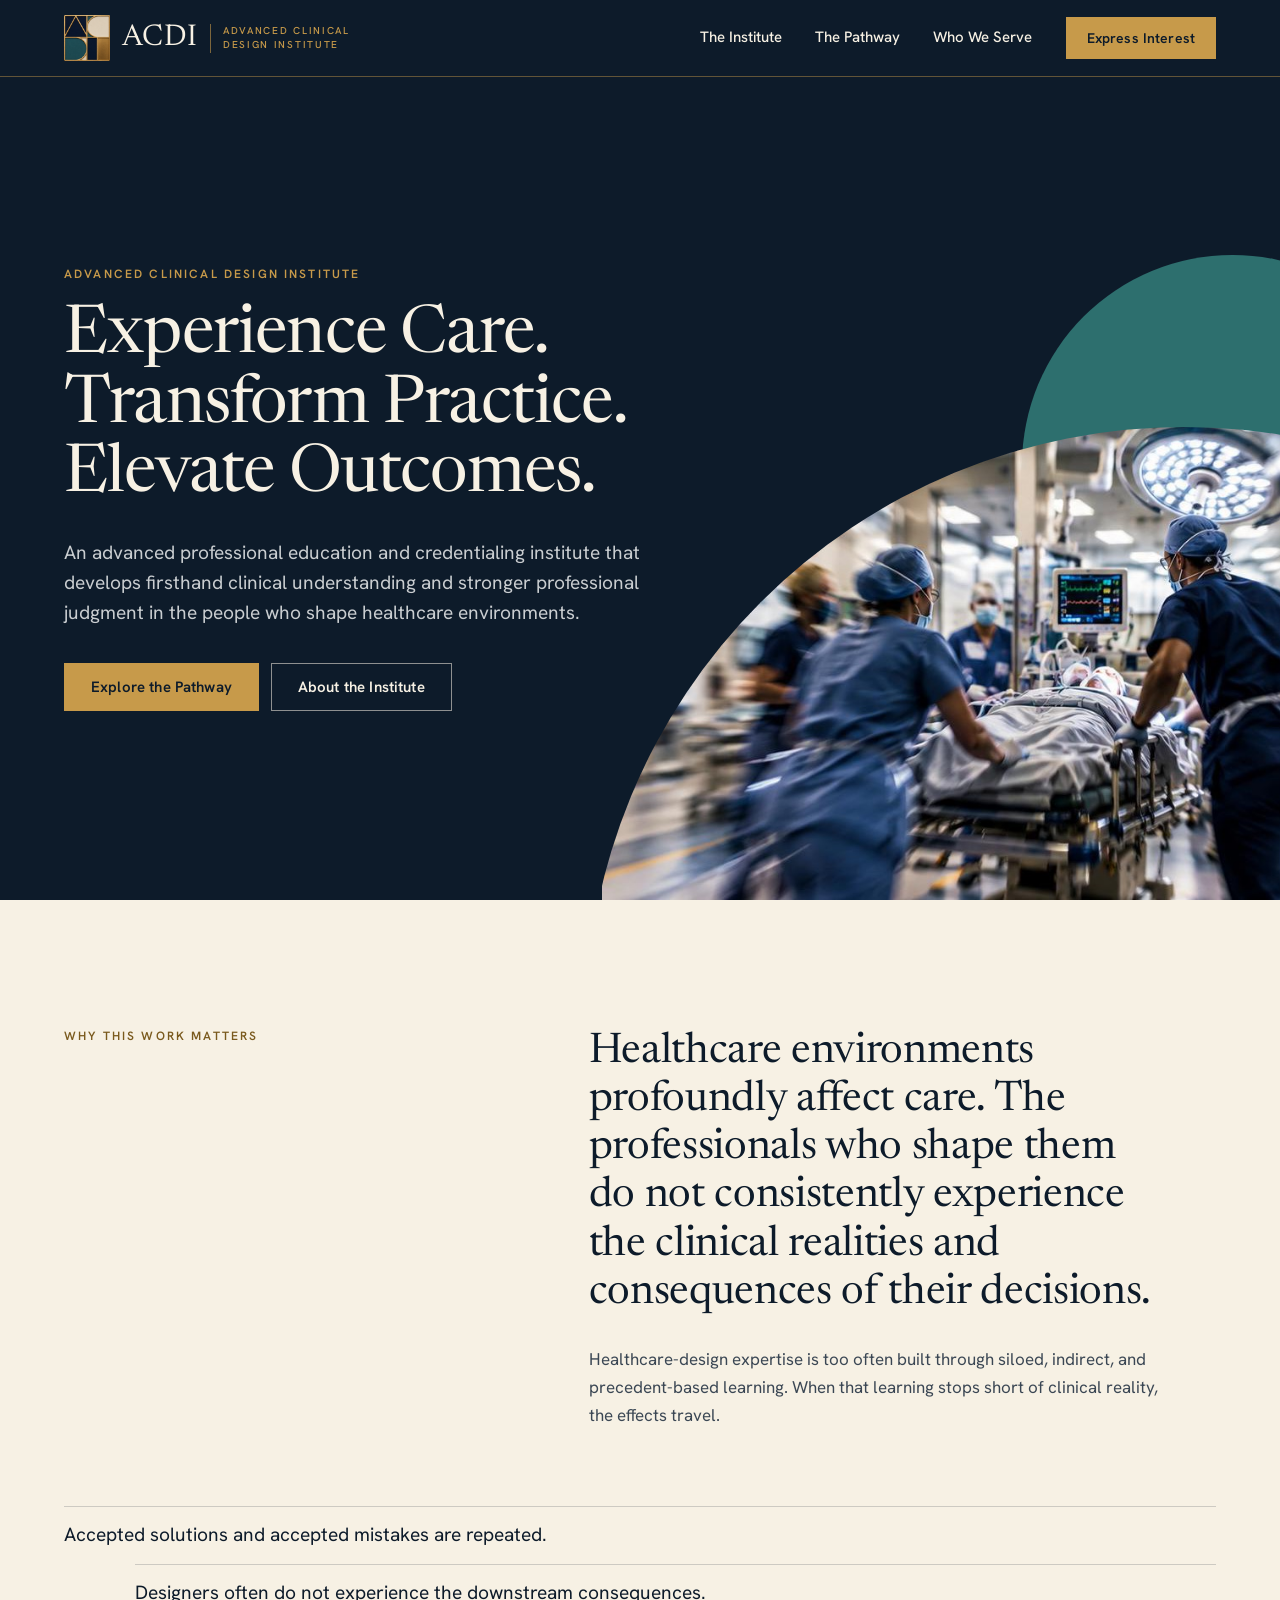
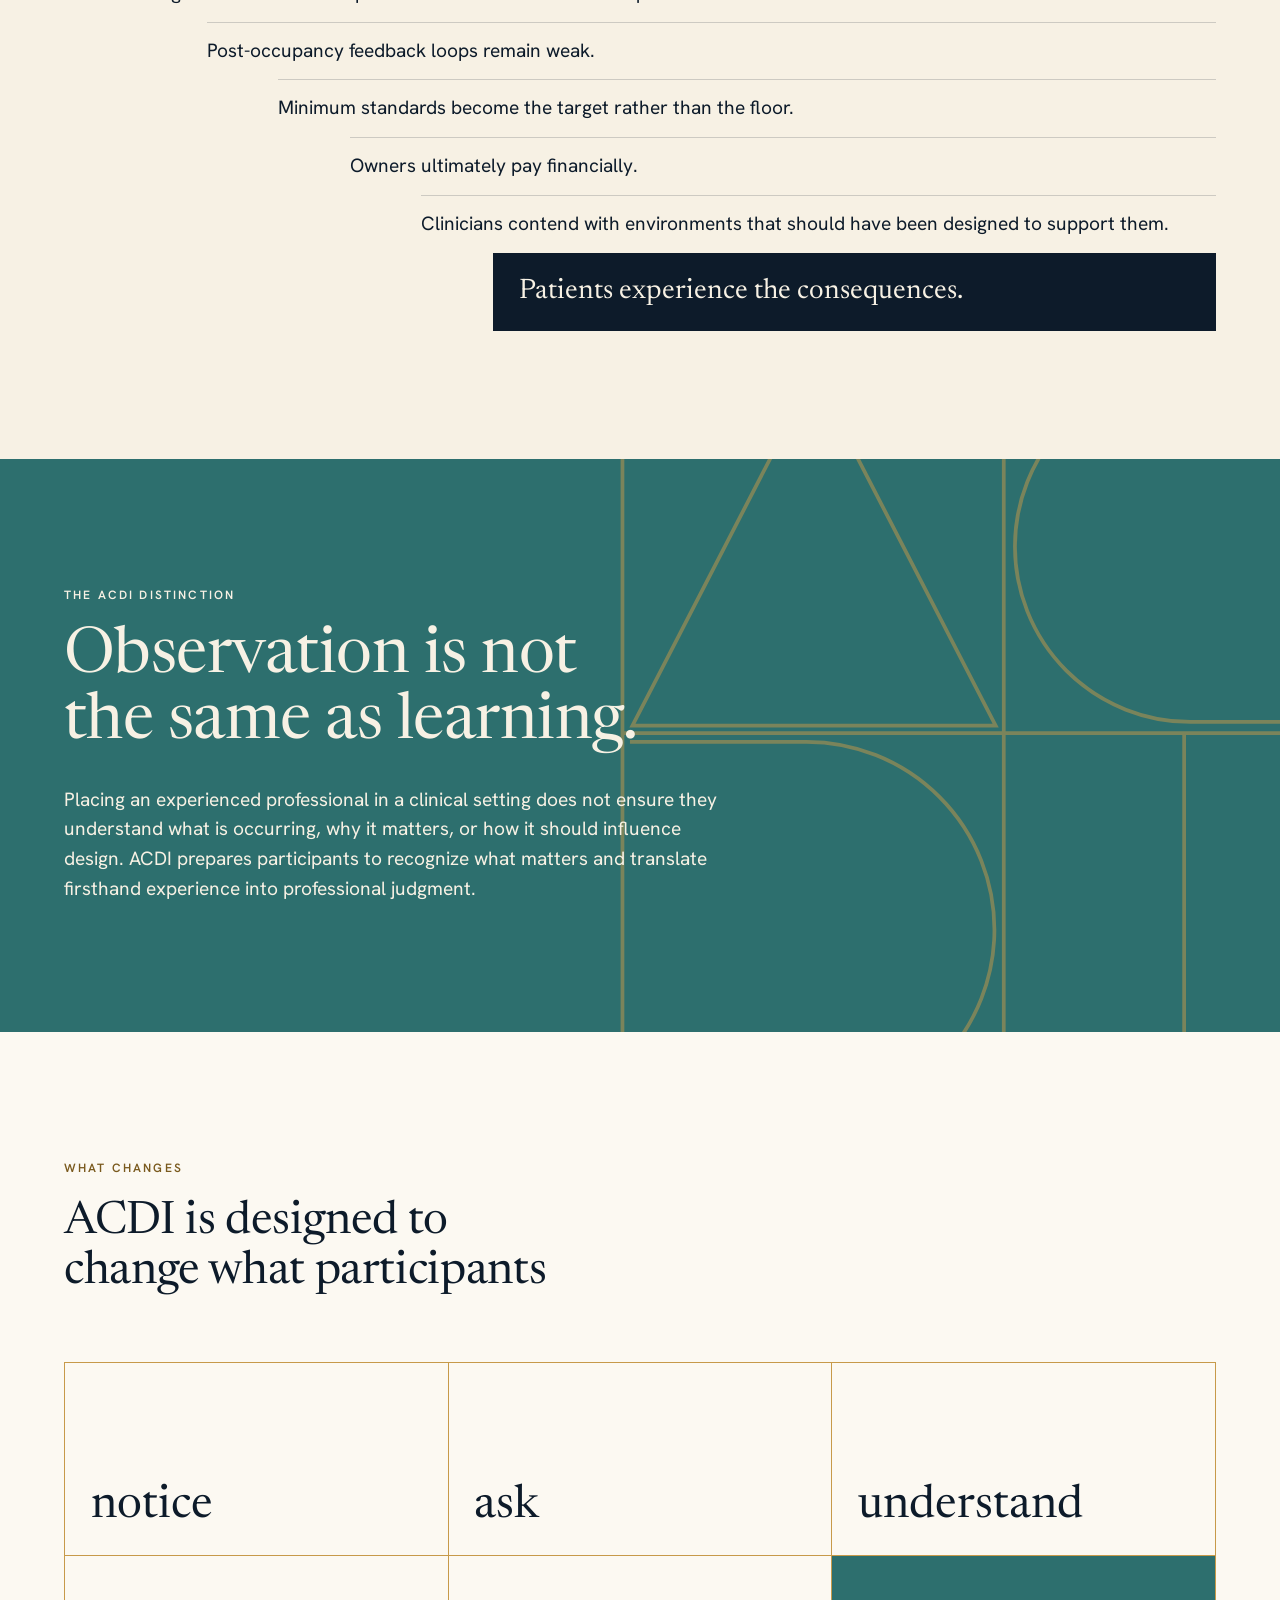
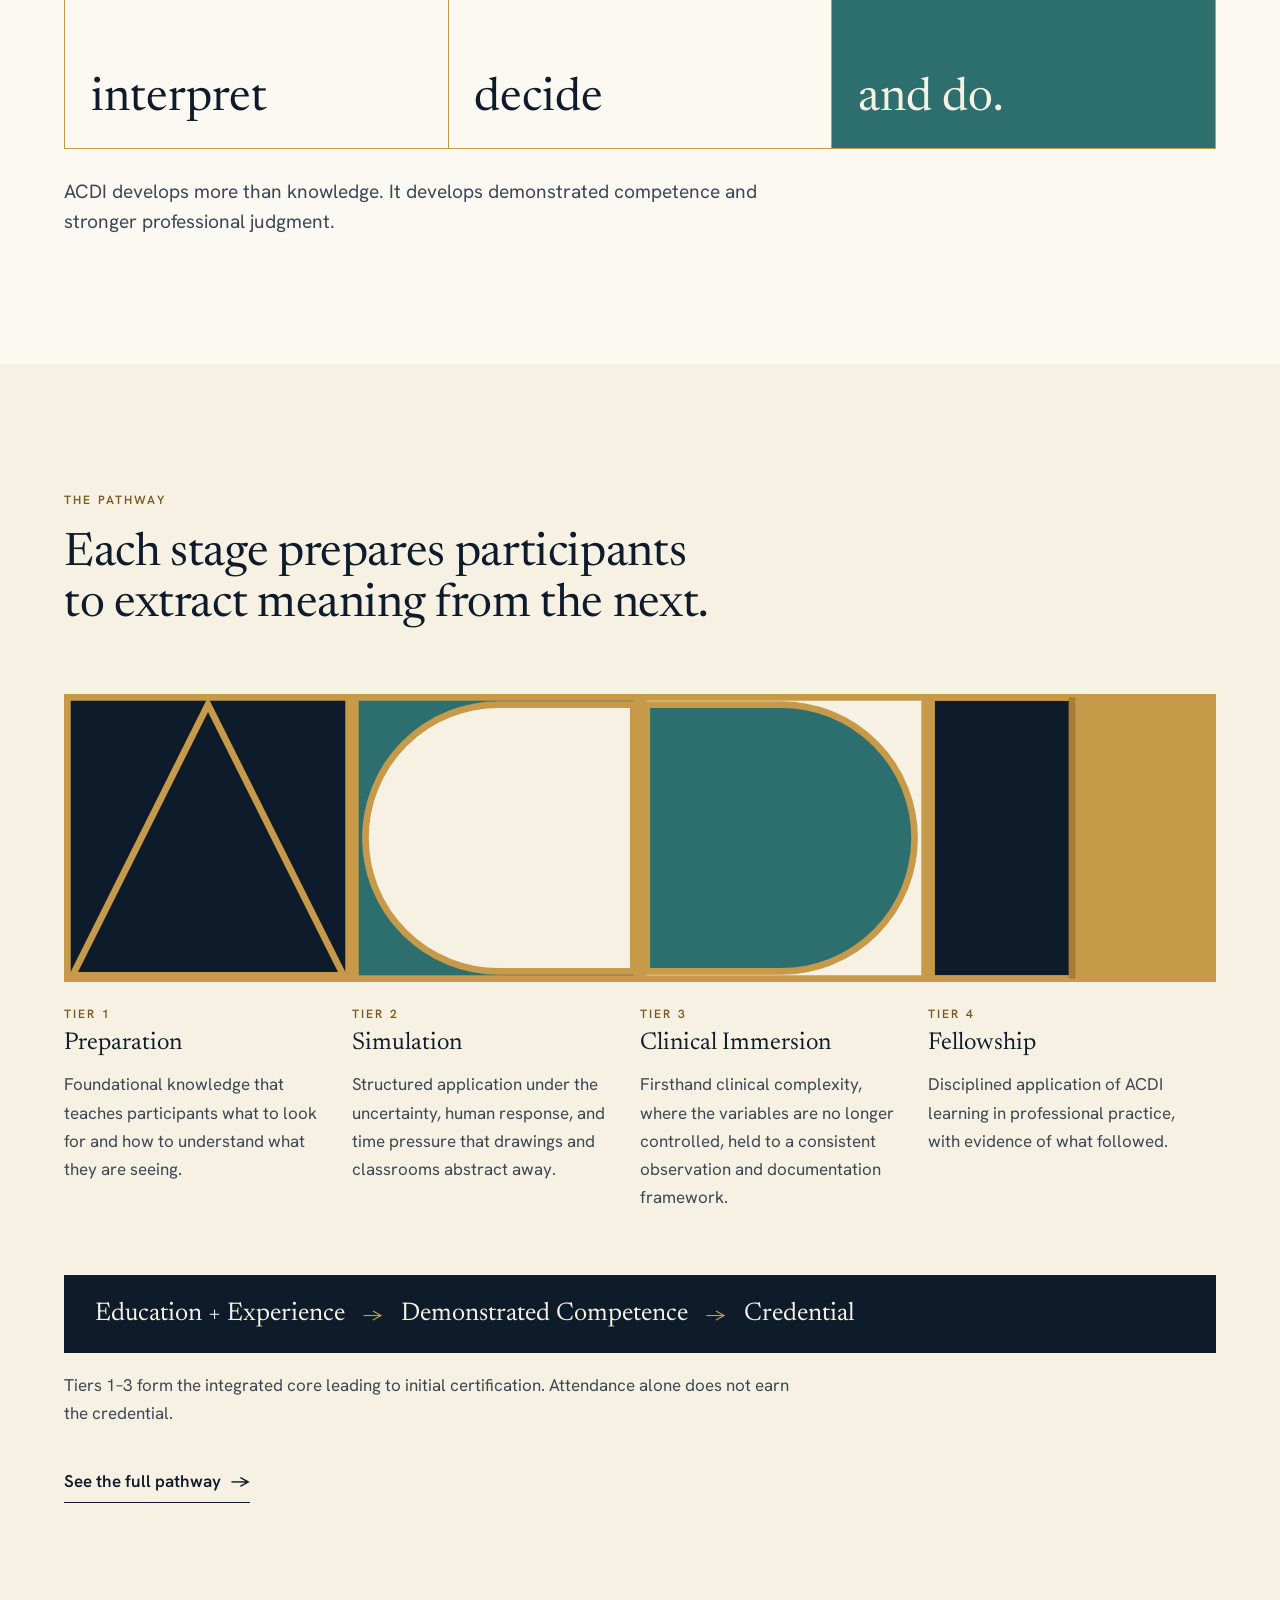
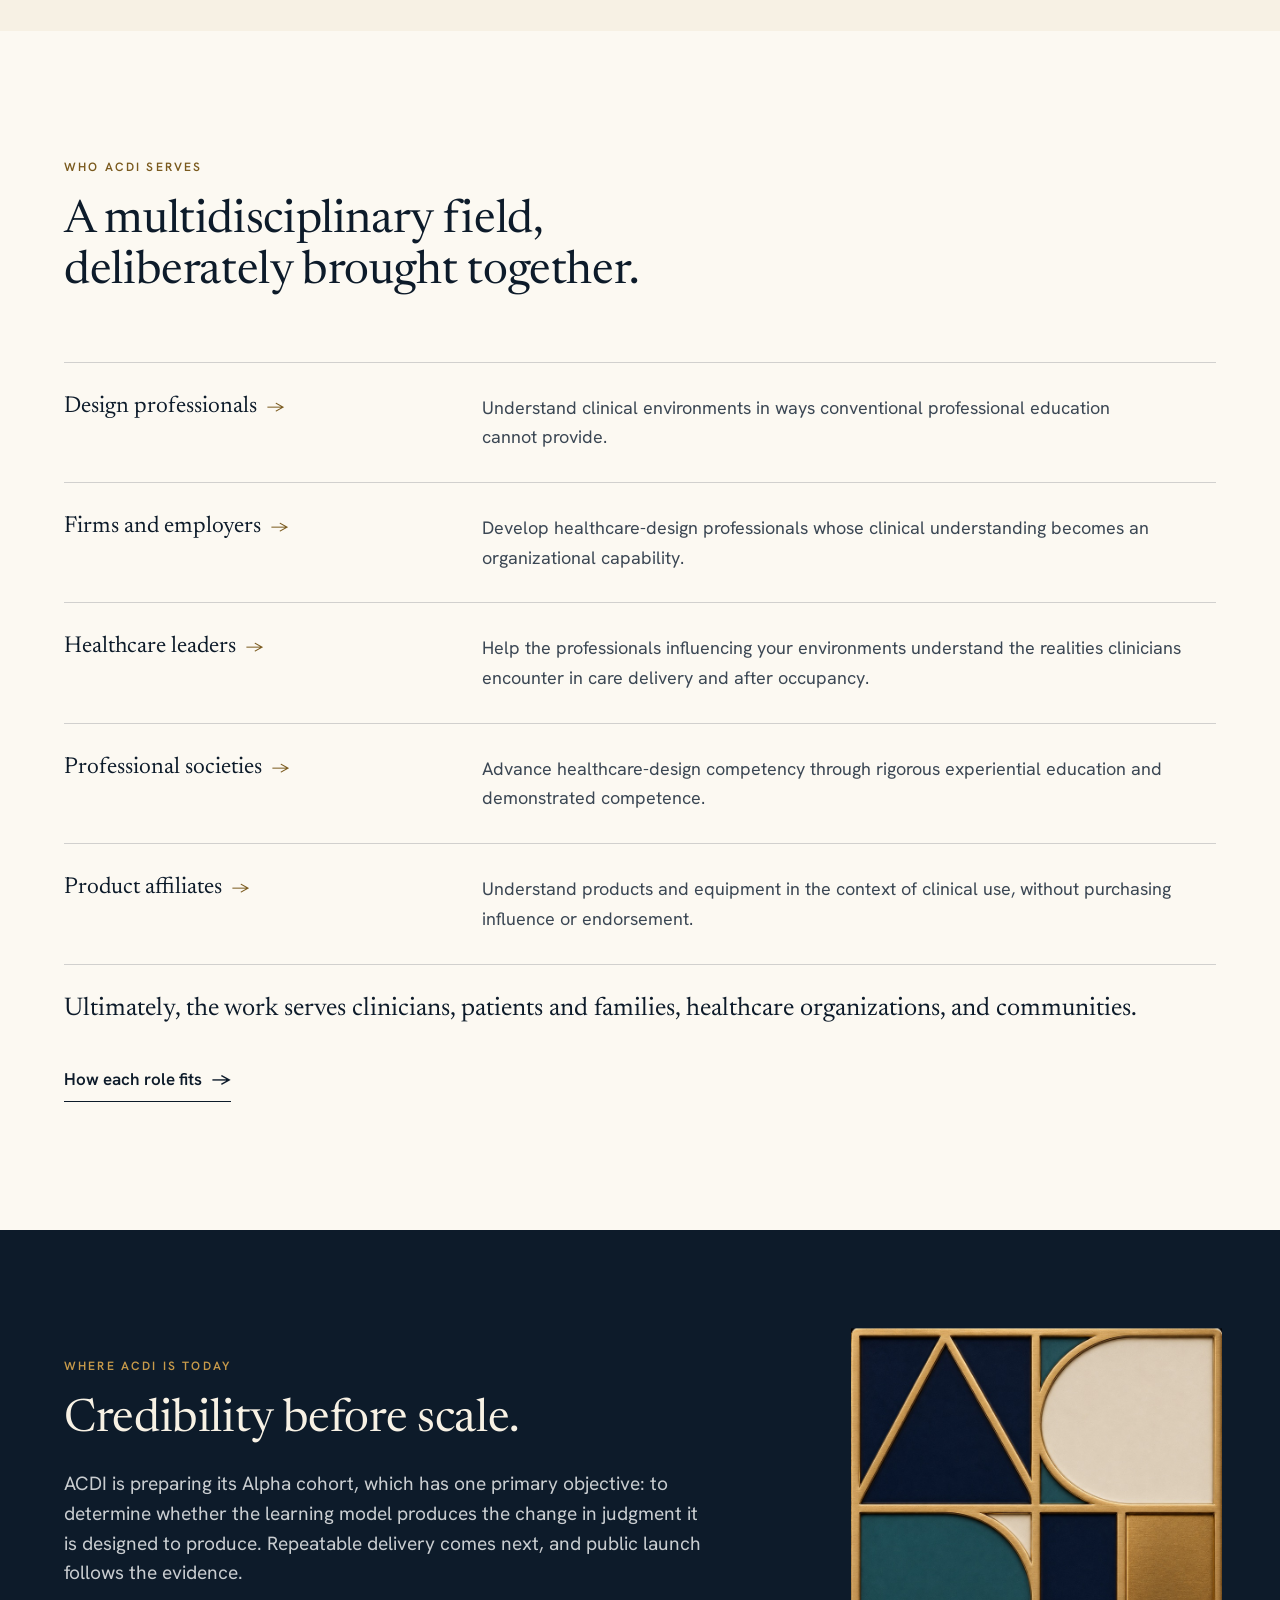
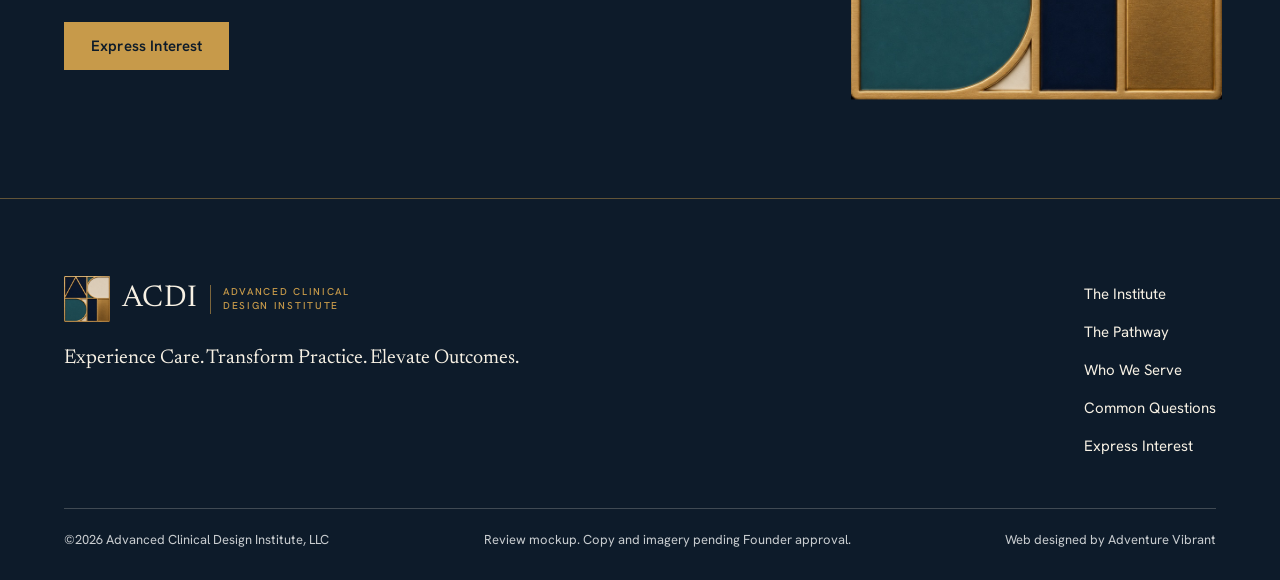
<file: index.html>
<!doctype html>
<html lang="en">
<head>
  <meta charset="utf-8">
  <meta name="viewport" content="width=device-width, initial-scale=1">
  <title>ACDI | Advanced Clinical Design Institute</title>
  <meta name="description" content="ACDI is an advanced professional education and credentialing institute that develops firsthand clinical understanding and stronger professional judgment in the people who shape healthcare environments.">
  <meta name="robots" content="noindex">
  <meta name="theme-color" content="#0D1B2A">
  <meta property="og:type" content="website">
  <meta property="og:site_name" content="Advanced Clinical Design Institute">
  <meta property="og:title" content="ACDI | Advanced Clinical Design Institute">
  <meta property="og:description" content="ACDI is an advanced professional education and credentialing institute that develops firsthand clinical understanding and stronger professional judgment in the people who shape healthcare environments.">
  <link rel="icon" href="assets/img/favicon-64.png" type="image/png">
  <link rel="apple-touch-icon" href="assets/img/apple-touch-icon.png">
  <link rel="preconnect" href="https://fonts.googleapis.com">
  <link rel="preconnect" href="https://fonts.gstatic.com" crossorigin>
  <link rel="stylesheet" href="https://fonts.googleapis.com/css2?family=Hanken+Grotesk:wght@400;500;600&family=Newsreader:opsz,wght@6..72,300..500&display=swap">
  <link rel="stylesheet" href="assets/css/site.css">
</head>
<body>
  <a class="skip" href="#main">Skip to content</a>

  <header class="site-head">
    <div class="wrap site-head__in">
      <a class="lockup" href="index.html" aria-label="ACDI, Advanced Clinical Design Institute, home">
        <img src="assets/img/acdi-mark-144.png" alt="" width="46" height="46">
        <span class="lockup__word">ACDI</span>
        <span class="lockup__desc">Advanced Clinical<br>Design Institute</span>
      </a>
      <button class="nav-toggle" type="button" aria-expanded="false" aria-controls="nav">Menu</button>
      <nav id="nav" class="nav" aria-label="Primary">
        <a href="institute.html">The Institute</a>
        <a href="pathway.html">The Pathway</a>
        <a href="who-we-serve.html">Who We Serve</a>
        <a class="btn btn--brass" href="get-involved.html">Express Interest</a>
      </nav>
    </div>
  </header>

  <main id="main">
    <section class="hero">
      <div class="wrap hero__in">
        <div class="hero__copy">
          <p class="eyebrow">Advanced Clinical Design Institute</p>
          <h1><span>Experience Care.</span> <span>Transform Practice.</span> <span>Elevate Outcomes.</span></h1>
          <p class="lead">An advanced professional education and credentialing institute that develops firsthand clinical understanding and stronger professional judgment in the people who shape healthcare environments.</p>
          <div class="btn-row">
            <a class="btn btn--brass" href="pathway.html">Explore the Pathway</a>
            <a class="btn btn--ghost" href="institute.html">About the Institute</a>
          </div>
        </div>
      </div>
      <div class="hero__art">
        <span class="hero__arc"></span>
        <img class="hero__photo" src="assets/img/hero-clinical.jpg" width="801" height="568" fetchpriority="high" alt="A clinical team moves a patient on a stretcher through a busy hospital unit.">
      </div>
    </section>

    <section class="section">
      <div class="wrap">
        <div class="split">
          <p class="eyebrow">Why this work matters</p>
          <div>
            <p class="statement">Healthcare environments profoundly affect care. The professionals who shape them do not consistently experience the clinical realities and consequences of their decisions.</p>
            <p class="why__intro body-soft">Healthcare-design expertise is too often built through siloed, indirect, and precedent-based learning. When that learning stops short of clinical reality, the effects travel.</p>
          </div>
        </div>
        <ol class="cascade" aria-label="How the gap carries through to patients">
          <li style="--i:0">Accepted solutions and accepted mistakes are repeated.</li>
          <li style="--i:1">Designers often do not experience the downstream consequences.</li>
          <li style="--i:2">Post-occupancy feedback loops remain weak.</li>
          <li style="--i:3">Minimum standards become the target rather than the floor.</li>
          <li style="--i:4">Owners ultimately pay financially.</li>
          <li style="--i:5">Clinicians contend with environments that should have been designed to support them.</li>
          <li style="--i:6">Patients experience the consequences.</li>
        </ol>
      </div>
    </section>

    <section class="section section--teal observe">
      <div class="wrap">
        <div class="observe__in">
          <p class="eyebrow">The ACDI distinction</p>
          <h2>Observation is not the same as learning.</h2>
          <p class="lead">Placing an experienced professional in a clinical setting does not ensure they understand what is occurring, why it matters, or how it should influence design. ACDI prepares participants to recognize what matters and translate firsthand experience into professional judgment.</p>
        </div>
      </div>
    </section>

    <section class="section section--paper">
      <div class="wrap">
        <div class="section-head">
          <p class="eyebrow">What changes</p>
          <h2>ACDI is designed to change what participants</h2>
        </div>
        <ul class="verbs">
          <li>notice</li>
          <li>ask</li>
          <li>understand</li>
          <li>interpret</li>
          <li>decide</li>
          <li>and do.</li>
        </ul>
        <p class="verbs-note lead body-soft">ACDI develops more than knowledge. It develops demonstrated competence and stronger professional judgment.</p>
      </div>
    </section>

    <section class="section">
      <div class="wrap">
        <div class="section-head">
          <p class="eyebrow">The pathway</p>
          <h2>Each stage prepares participants to extract meaning from the next.</h2>
        </div>
        <ol class="tiers">
          <li class="tier">
            <a class="tier__link" href="pathway.html#tier-1">
              <img class="tier__shape" src="assets/img/shape-a.svg" alt="" width="600" height="600">
              <span class="tier__body">
              <span class="tier__num">Tier 1</span>
              <span class="tier__name">Preparation</span>
              <span class="tier__text body-soft">Foundational knowledge that teaches participants what to look for and how to understand what they are seeing.</span>
            </span>
            </a>
          </li>
          <li class="tier">
            <a class="tier__link" href="pathway.html#tier-2">
              <img class="tier__shape" src="assets/img/shape-c.svg" alt="" width="600" height="600">
              <span class="tier__body">
              <span class="tier__num">Tier 2</span>
              <span class="tier__name">Simulation</span>
              <span class="tier__text body-soft">Structured application under the uncertainty, human response, and time pressure that drawings and classrooms abstract away.</span>
            </span>
            </a>
          </li>
          <li class="tier">
            <a class="tier__link" href="pathway.html#tier-3">
              <img class="tier__shape" src="assets/img/shape-d.svg" alt="" width="600" height="600">
              <span class="tier__body">
              <span class="tier__num">Tier 3</span>
              <span class="tier__name">Clinical Immersion</span>
              <span class="tier__text body-soft">Firsthand clinical complexity, where the variables are no longer controlled, held to a consistent observation and documentation framework.</span>
            </span>
            </a>
          </li>
          <li class="tier">
            <a class="tier__link" href="pathway.html#tier-4">
              <img class="tier__shape" src="assets/img/shape-i.svg" alt="" width="600" height="600">
              <span class="tier__body">
              <span class="tier__num">Tier 4</span>
              <span class="tier__name">Fellowship</span>
              <span class="tier__text body-soft">Disciplined application of ACDI learning in professional practice, with evidence of what followed.</span>
            </span>
            </a>
          </li>
        </ol>
        <p class="formula" aria-label="Education plus experience leads to demonstrated competence, which leads to the credential.">
          <span>Education + Experience</span> <i aria-hidden="true">→</i> <span>Demonstrated Competence</span> <i aria-hidden="true">→</i> <span>Credential</span>
        </p>
        <p class="formula-note body-soft">Tiers 1–3 form the integrated core leading to initial certification. Attendance alone does not earn the credential.</p>
        <p class="more"><a class="link-arrow" href="pathway.html">See the full pathway</a></p>
      </div>
    </section>

    <section class="section section--paper">
      <div class="wrap">
        <div class="section-head">
          <p class="eyebrow">Who ACDI serves</p>
          <h2>A multidisciplinary field, deliberately brought together.</h2>
        </div>
        <ul class="rows rows--linked">
          <li><h3><a href="who-we-serve.html#participants">Design professionals</a></h3><p>Understand clinical environments in ways conventional professional education cannot provide.</p></li>
          <li><h3><a href="who-we-serve.html#firms">Firms and employers</a></h3><p>Develop healthcare-design professionals whose clinical understanding becomes an organizational capability.</p></li>
          <li><h3><a href="who-we-serve.html#healthcare">Healthcare leaders</a></h3><p>Help the professionals influencing your environments understand the realities clinicians encounter in care delivery and after occupancy.</p></li>
          <li><h3><a href="who-we-serve.html#societies">Professional societies</a></h3><p>Advance healthcare-design competency through rigorous experiential education and demonstrated competence.</p></li>
          <li><h3><a href="who-we-serve.html#affiliates">Product affiliates</a></h3><p>Understand products and equipment in the context of clinical use, without purchasing influence or endorsement.</p></li>
        </ul>
        <p class="ultimately">Ultimately, the work serves clinicians, patients and families, healthcare organizations, and communities.</p>
        <p class="more"><a class="link-arrow" href="who-we-serve.html">How each role fits</a></p>
      </div>
    </section>

    <section class="section section--navy closing">
      <div class="wrap">
        <div class="closing__in">
          <p class="eyebrow">Where ACDI is today</p>
          <h2>Credibility before scale.</h2>
          <p class="lead">ACDI is preparing its Alpha cohort, which has one primary objective: to determine whether the learning model produces the change in judgment it is designed to produce. Repeatable delivery comes next, and public launch follows the evidence.</p>
          <div class="btn-row">
            <a class="btn btn--brass" href="get-involved.html">Express Interest</a>
          </div>
        </div>
      </div>
      <img class="closing__mark" src="assets/img/acdi-mark-840.jpg" alt="" width="840" height="840" loading="lazy" decoding="async">
    </section>
  </main>

  <footer class="site-foot">
    <div class="wrap">
      <div class="site-foot__top">
        <div>
          <a class="lockup" href="index.html" aria-label="ACDI, Advanced Clinical Design Institute, home">
            <img src="assets/img/acdi-mark-144.png" alt="" width="46" height="46" loading="lazy" decoding="async">
            <span class="lockup__word">ACDI</span>
            <span class="lockup__desc">Advanced Clinical<br>Design Institute</span>
          </a>
          <p class="site-foot__line">Experience Care. Transform Practice. Elevate Outcomes.</p>
        </div>
        <nav aria-label="Footer">
          <ul>
            <li><a href="institute.html">The Institute</a></li>
            <li><a href="pathway.html">The Pathway</a></li>
            <li><a href="who-we-serve.html">Who We Serve</a></li>
            <li><a href="pathway.html#questions">Common Questions</a></li>
            <li><a href="get-involved.html">Express Interest</a></li>
          </ul>
        </nav>
      </div>
      <div class="site-foot__legal">
        <p>©2026 Advanced Clinical Design Institute, LLC</p>
        <p>Review mockup. Copy and imagery pending Founder approval.</p>
        <p>Web designed by Adventure Vibrant</p>
      </div>
    </div>
  </footer>

  <script src="assets/js/site.js"></script>
</body>
</html>
</file>
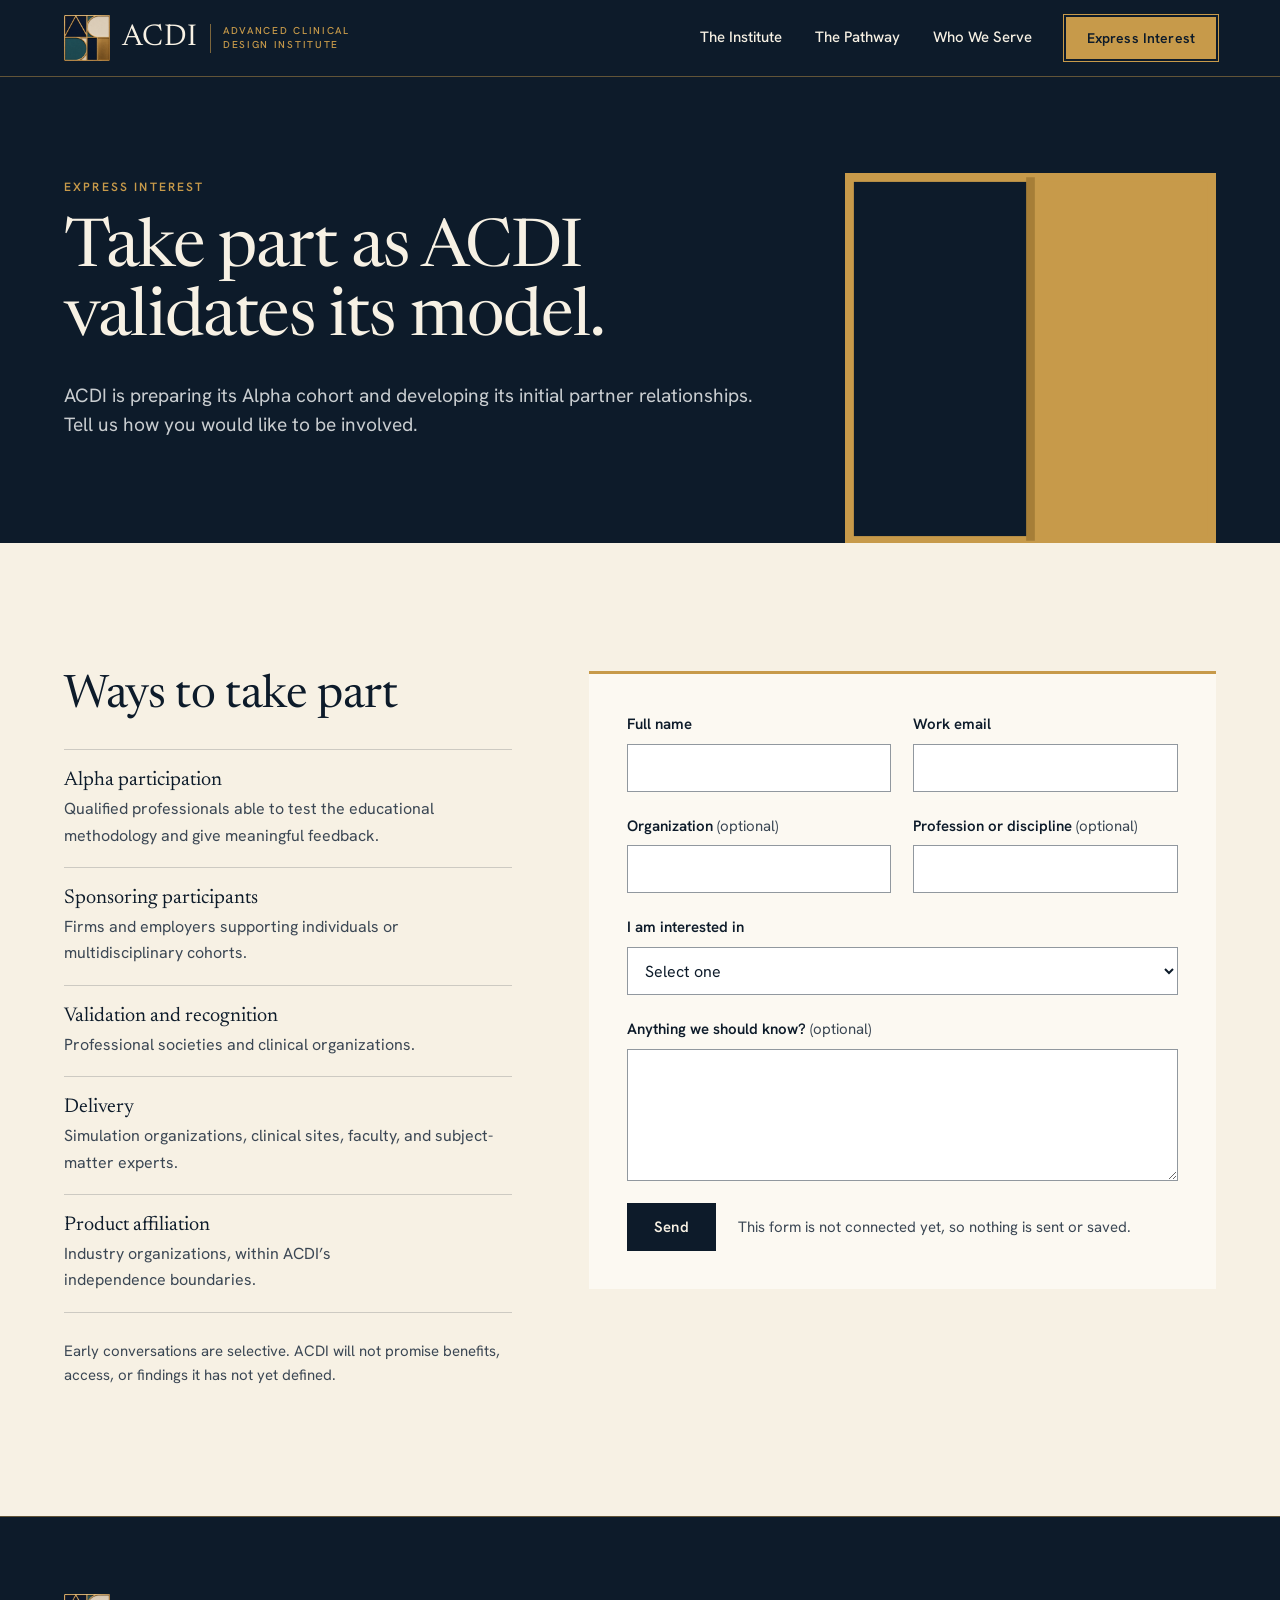
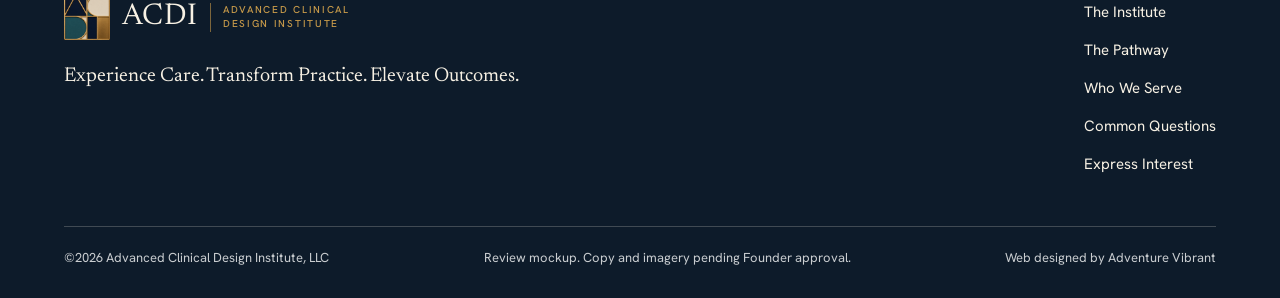
<file: get-involved.html>
<!doctype html>
<html lang="en">
<head>
  <meta charset="utf-8">
  <meta name="viewport" content="width=device-width, initial-scale=1">
  <title>Express Interest | ACDI</title>
  <meta name="description" content="Tell ACDI how you would like to be involved: as a participant, sponsor, validator, delivery partner, or product affiliate.">
  <meta name="robots" content="noindex">
  <meta name="theme-color" content="#0D1B2A">
  <meta property="og:type" content="website">
  <meta property="og:site_name" content="Advanced Clinical Design Institute">
  <meta property="og:title" content="Express Interest | ACDI">
  <meta property="og:description" content="Tell ACDI how you would like to be involved: as a participant, sponsor, validator, delivery partner, or product affiliate.">
  <link rel="icon" href="assets/img/favicon-64.png" type="image/png">
  <link rel="apple-touch-icon" href="assets/img/apple-touch-icon.png">
  <link rel="preconnect" href="https://fonts.googleapis.com">
  <link rel="preconnect" href="https://fonts.gstatic.com" crossorigin>
  <link rel="stylesheet" href="https://fonts.googleapis.com/css2?family=Hanken+Grotesk:wght@400;500;600&family=Newsreader:opsz,wght@6..72,300..500&display=swap">
  <link rel="stylesheet" href="assets/css/site.css">
</head>
<body>
  <a class="skip" href="#main">Skip to content</a>

  <header class="site-head">
    <div class="wrap site-head__in">
      <a class="lockup" href="index.html" aria-label="ACDI, Advanced Clinical Design Institute, home">
        <img src="assets/img/acdi-mark-144.png" alt="" width="46" height="46">
        <span class="lockup__word">ACDI</span>
        <span class="lockup__desc">Advanced Clinical<br>Design Institute</span>
      </a>
      <button class="nav-toggle" type="button" aria-expanded="false" aria-controls="nav">Menu</button>
      <nav id="nav" class="nav" aria-label="Primary">
        <a href="institute.html">The Institute</a>
        <a href="pathway.html">The Pathway</a>
        <a href="who-we-serve.html">Who We Serve</a>
        <a class="btn btn--brass" href="get-involved.html" aria-current="page">Express Interest</a>
      </nav>
    </div>
  </header>

  <main id="main">
    <section class="page-head">
      <div class="wrap page-head__in">
        <div class="page-head__copy">
          <p class="eyebrow">Express Interest</p>
          <h1>Take part as ACDI validates its model.</h1>
          <p class="lead">ACDI is preparing its Alpha cohort and developing its initial partner relationships. Tell us how you would like to be involved.</p>
        </div>
        <img class="page-head__shape" src="assets/img/shape-i.svg" alt="" width="600" height="600">
      </div>
    </section>

    <section class="section">
      <div class="wrap split split--form">
        <form id="interest-form" class="form" aria-label="Express interest in ACDI" novalidate>
          <div class="field">
            <label for="name">Full name</label>
            <input id="name" name="name" type="text" autocomplete="name" enterkeyhint="next" required aria-describedby="name-error">
            <p class="field__error" id="name-error" hidden>Enter your full name.</p>
          </div>
          <div class="field">
            <label for="email">Work email</label>
            <input id="email" name="email" type="email" autocomplete="email" autocapitalize="off" spellcheck="false" enterkeyhint="next" required aria-describedby="email-error">
            <p class="field__error" id="email-error" hidden>Enter a valid email address, such as name@firm.com.</p>
          </div>
          <div class="field">
            <label for="org">Organization <span>(optional)</span></label>
            <input id="org" name="organization" type="text" autocomplete="organization" enterkeyhint="next">
          </div>
          <div class="field">
            <label for="discipline">Profession or discipline <span>(optional)</span></label>
            <input id="discipline" name="discipline" type="text" enterkeyhint="next">
          </div>
          <div class="field field--wide">
            <label for="interest">I am interested in</label>
            <select id="interest" name="interest" required aria-describedby="interest-error">
              <option value="">Select one</option>
              <option value="alpha">Alpha participation</option>
              <option value="sponsor">Sponsoring participants</option>
              <option value="validation">Validation and recognition</option>
              <option value="delivery">Delivery</option>
              <option value="affiliate">Product affiliation</option>
              <option value="other">Something else</option>
            </select>
            <p class="field__error" id="interest-error" hidden>Choose what you are interested in.</p>
          </div>
          <div class="field field--wide">
            <label for="message">Anything we should know? <span>(optional)</span></label>
            <textarea id="message" name="message"></textarea>
          </div>
          <div class="form__foot">
            <button class="btn btn--navy" type="submit">Send</button>
            <p id="form-status" class="form__status" role="status">This form is not connected yet, so nothing is sent or saved.</p>
          </div>
        </form>

        <div class="ways">
          <h2>Ways to take part</h2>
          <ul class="interest">
            <li><h3>Alpha participation</h3><p>Qualified professionals able to test the educational methodology and give meaningful feedback.</p></li>
            <li><h3>Sponsoring participants</h3><p>Firms and employers supporting individuals or multidisciplinary cohorts.</p></li>
            <li><h3>Validation and recognition</h3><p>Professional societies and clinical organizations.</p></li>
            <li><h3>Delivery</h3><p>Simulation organizations, clinical sites, faculty, and subject-matter experts.</p></li>
            <li><h3>Product affiliation</h3><p>Industry organizations, within ACDI’s independence boundaries.</p></li>
          </ul>
          <p class="note">Early conversations are selective. ACDI will not promise benefits, access, or findings it has not yet defined.</p>
        </div>
      </div>
    </section>
  </main>

  <footer class="site-foot">
    <div class="wrap">
      <div class="site-foot__top">
        <div>
          <a class="lockup" href="index.html" aria-label="ACDI, Advanced Clinical Design Institute, home">
            <img src="assets/img/acdi-mark-144.png" alt="" width="46" height="46" loading="lazy" decoding="async">
            <span class="lockup__word">ACDI</span>
            <span class="lockup__desc">Advanced Clinical<br>Design Institute</span>
          </a>
          <p class="site-foot__line">Experience Care. Transform Practice. Elevate Outcomes.</p>
        </div>
        <nav aria-label="Footer">
          <ul>
            <li><a href="institute.html">The Institute</a></li>
            <li><a href="pathway.html">The Pathway</a></li>
            <li><a href="who-we-serve.html">Who We Serve</a></li>
            <li><a href="pathway.html#questions">Common Questions</a></li>
            <li><a href="get-involved.html">Express Interest</a></li>
          </ul>
        </nav>
      </div>
      <div class="site-foot__legal">
        <p>©2026 Advanced Clinical Design Institute, LLC</p>
        <p>Review mockup. Copy and imagery pending Founder approval.</p>
        <p>Web designed by Adventure Vibrant</p>
      </div>
    </div>
  </footer>

  <script src="assets/js/site.js"></script>
</body>
</html>
</file>
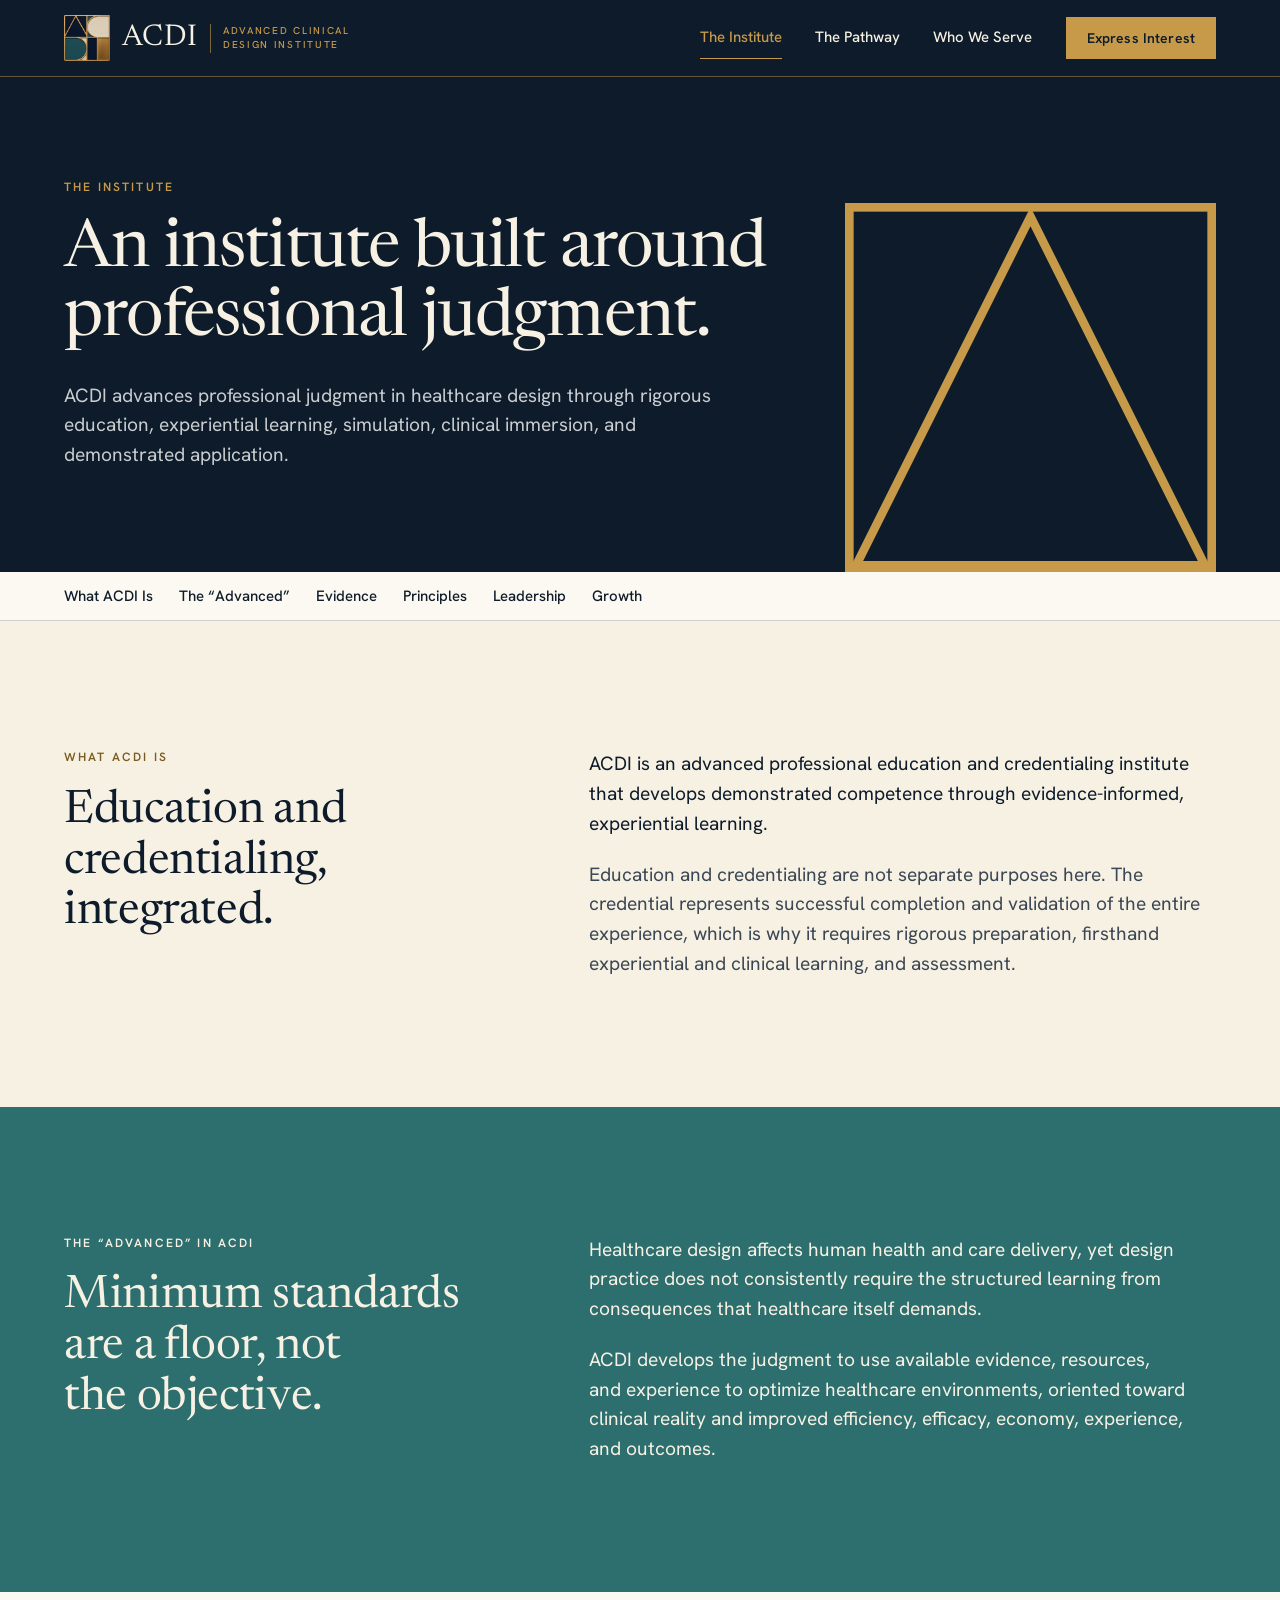
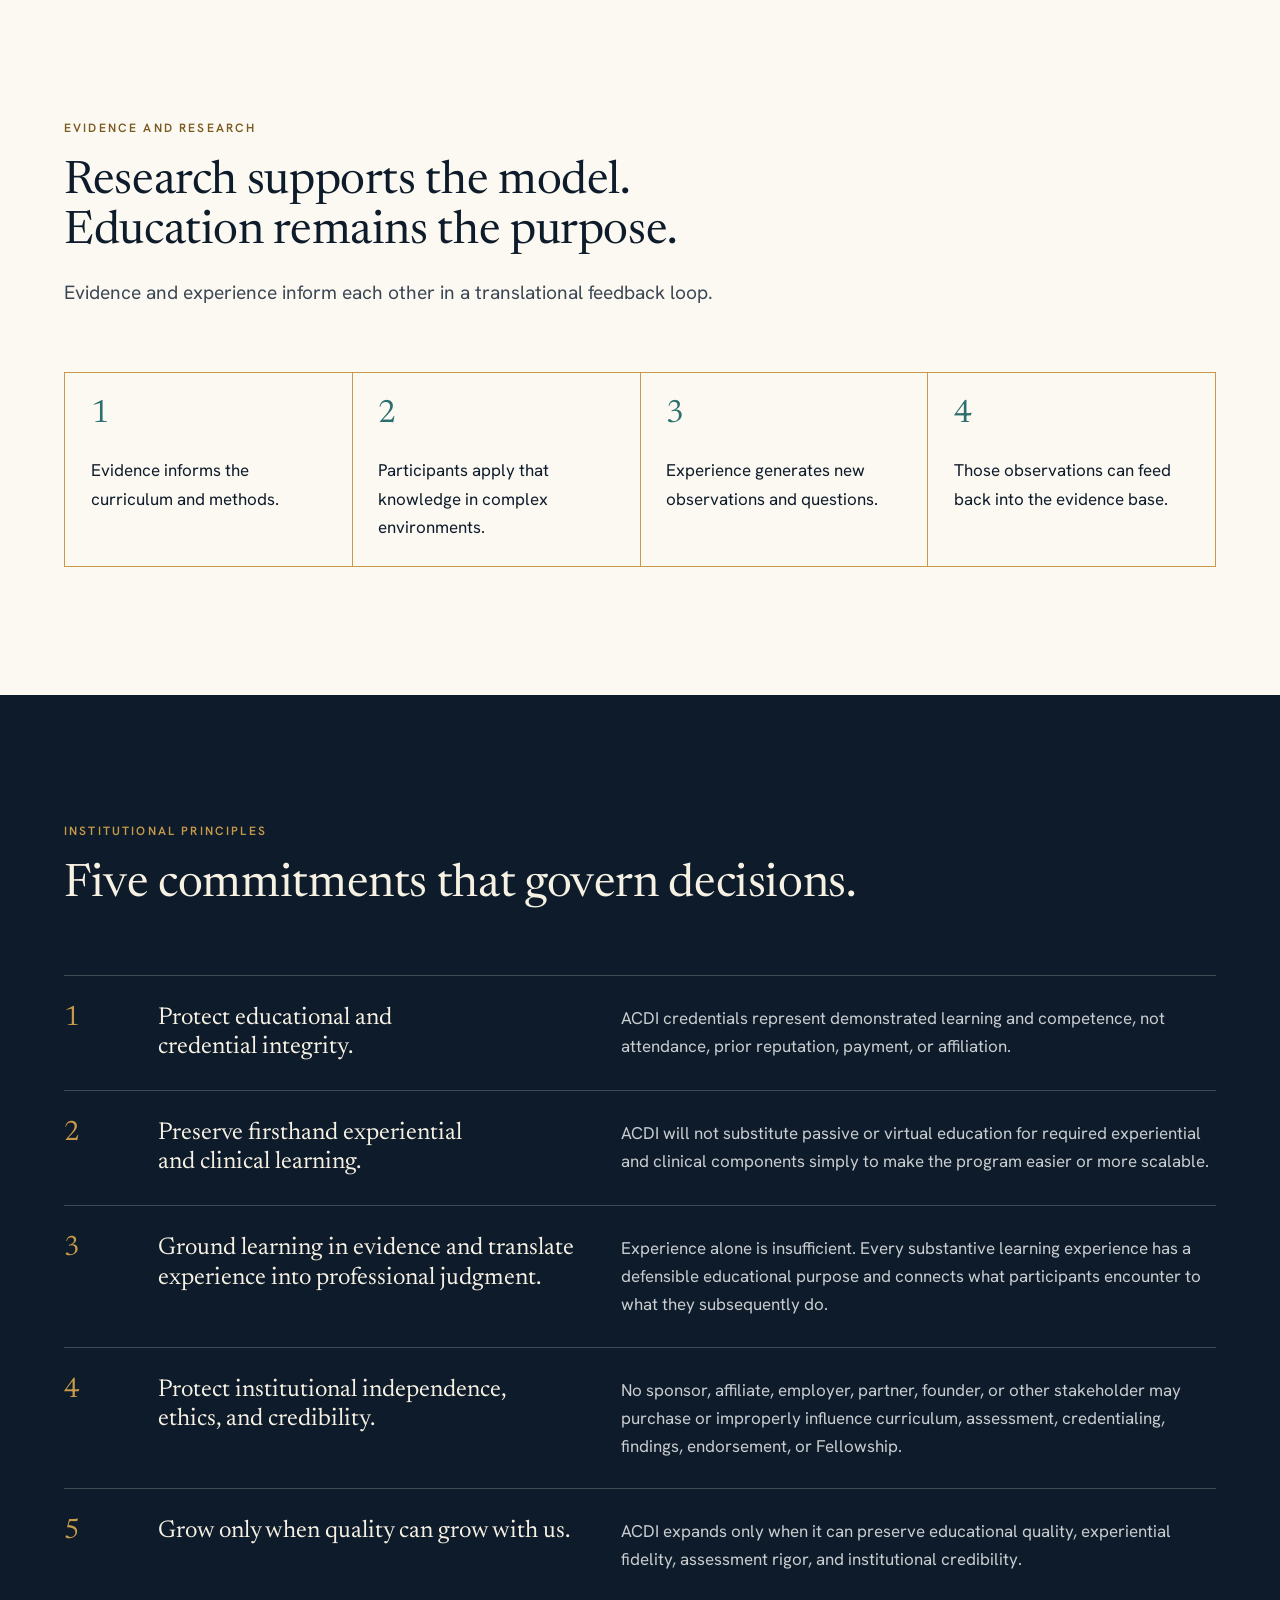
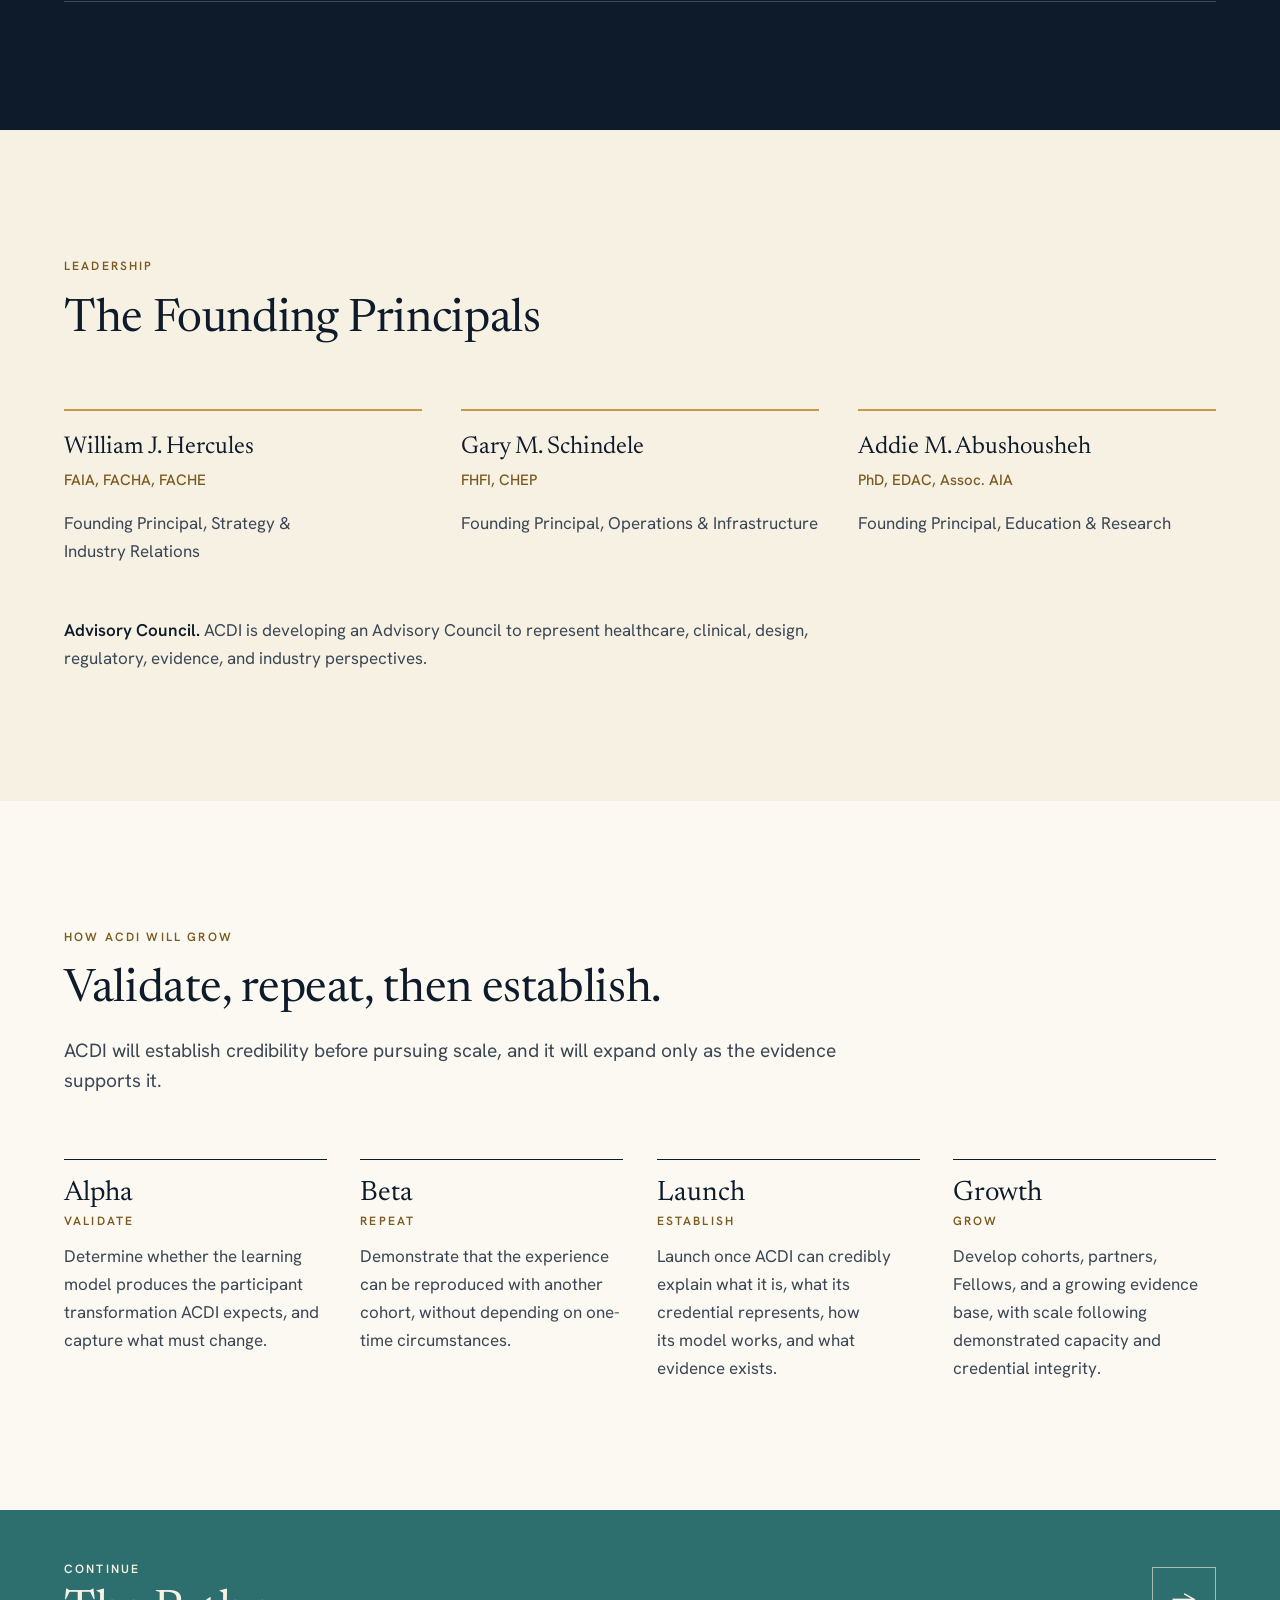
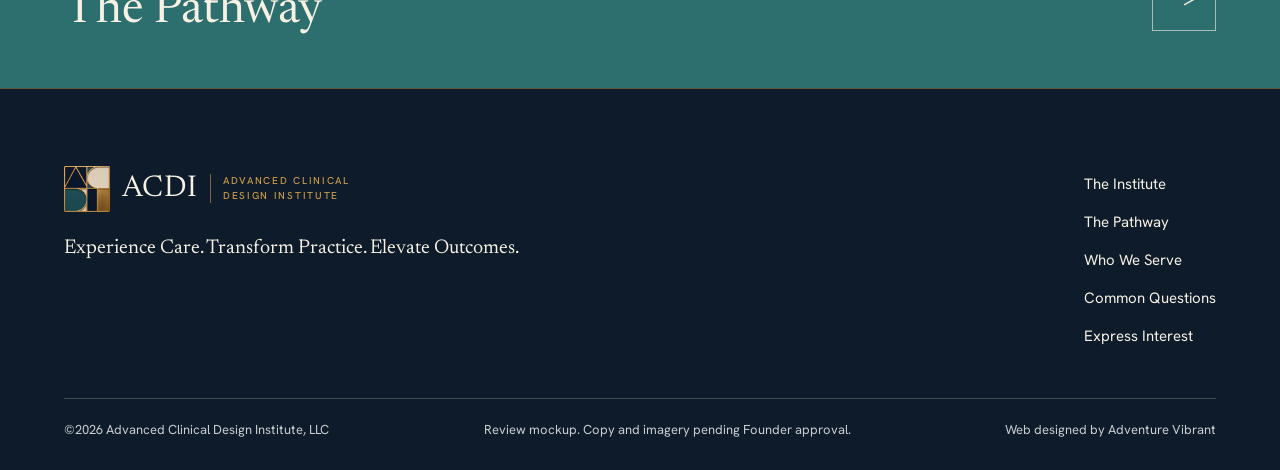
<file: institute.html>
<!doctype html>
<html lang="en">
<head>
  <meta charset="utf-8">
  <meta name="viewport" content="width=device-width, initial-scale=1">
  <title>The Institute | ACDI</title>
  <meta name="description" content="ACDI advances professional judgment in healthcare design through rigorous education, experiential learning, simulation, clinical immersion, and demonstrated application.">
  <meta name="robots" content="noindex">
  <meta name="theme-color" content="#0D1B2A">
  <meta property="og:type" content="website">
  <meta property="og:site_name" content="Advanced Clinical Design Institute">
  <meta property="og:title" content="The Institute | ACDI">
  <meta property="og:description" content="ACDI advances professional judgment in healthcare design through rigorous education, experiential learning, simulation, clinical immersion, and demonstrated application.">
  <link rel="icon" href="assets/img/favicon-64.png" type="image/png">
  <link rel="apple-touch-icon" href="assets/img/apple-touch-icon.png">
  <link rel="preconnect" href="https://fonts.googleapis.com">
  <link rel="preconnect" href="https://fonts.gstatic.com" crossorigin>
  <link rel="stylesheet" href="https://fonts.googleapis.com/css2?family=Hanken+Grotesk:wght@400;500;600&family=Newsreader:opsz,wght@6..72,300..500&display=swap">
  <link rel="stylesheet" href="assets/css/site.css">
</head>
<body>
  <a class="skip" href="#main">Skip to content</a>

  <header class="site-head">
    <div class="wrap site-head__in">
      <a class="lockup" href="index.html" aria-label="ACDI, Advanced Clinical Design Institute, home">
        <img src="assets/img/acdi-mark-144.png" alt="" width="46" height="46">
        <span class="lockup__word">ACDI</span>
        <span class="lockup__desc">Advanced Clinical<br>Design Institute</span>
      </a>
      <button class="nav-toggle" type="button" aria-expanded="false" aria-controls="nav">Menu</button>
      <nav id="nav" class="nav" aria-label="Primary">
        <a href="institute.html" aria-current="page">The Institute</a>
        <a href="pathway.html">The Pathway</a>
        <a href="who-we-serve.html">Who We Serve</a>
        <a class="btn btn--brass" href="get-involved.html">Express Interest</a>
      </nav>
    </div>
  </header>

  <main id="main">
    <section class="page-head">
      <div class="wrap page-head__in">
        <div class="page-head__copy">
          <p class="eyebrow">The Institute</p>
          <h1>An institute built around professional judgment.</h1>
          <p class="lead">ACDI advances professional judgment in healthcare design through rigorous education, experiential learning, simulation, clinical immersion, and demonstrated application.</p>
        </div>
        <img class="page-head__shape" src="assets/img/shape-a.svg" alt="" width="600" height="600">
      </div>
    </section>

    <nav class="subnav" aria-label="On this page">
      <ul class="wrap">
        <li><a href="#what">What ACDI Is</a></li>
        <li><a href="#advanced">The “Advanced”</a></li>
        <li><a href="#evidence">Evidence</a></li>
        <li><a href="#principles">Principles</a></li>
        <li><a href="#leadership">Leadership</a></li>
        <li><a href="#growth">Growth</a></li>
      </ul>
    </nav>

    <section class="section" id="what">
      <div class="wrap split">
        <div>
          <p class="eyebrow">What ACDI is</p>
          <h2>Education and credentialing, integrated.</h2>
        </div>
        <div class="stack lead">
          <p>ACDI is an advanced professional education and credentialing institute that develops demonstrated competence through evidence-informed, experiential learning.</p>
          <p class="body-soft">Education and credentialing are not separate purposes here. The credential represents successful completion and validation of the entire experience, which is why it requires rigorous preparation, firsthand experiential and clinical learning, and assessment.</p>
        </div>
      </div>
    </section>

    <section class="section section--teal" id="advanced">
      <div class="wrap split">
        <div>
          <p class="eyebrow">The “Advanced” in ACDI</p>
          <h2>Minimum standards are a floor, not the objective.</h2>
        </div>
        <div class="stack lead">
          <p>Healthcare design affects human health and care delivery, yet design practice does not consistently require the structured learning from consequences that healthcare itself demands.</p>
          <p>ACDI develops the judgment to use available evidence, resources, and experience to optimize healthcare environments, oriented toward clinical reality and improved efficiency, efficacy, economy, experience, and outcomes.</p>
        </div>
      </div>
    </section>

    <section class="section section--paper" id="evidence">
      <div class="wrap">
        <div class="section-head">
          <p class="eyebrow">Evidence and research</p>
          <h2>Research supports the model. Education remains the purpose.</h2>
          <p class="lead body-soft">Evidence and experience inform each other in a translational feedback loop.</p>
        </div>
        <ol class="loop">
          <li><b>1</b>Evidence informs the curriculum and methods.</li>
          <li><b>2</b>Participants apply that knowledge in complex environments.</li>
          <li><b>3</b>Experience generates new observations and questions.</li>
          <li><b>4</b>Those observations can feed back into the evidence base.</li>
        </ol>
      </div>
    </section>

    <section class="section section--navy" id="principles">
      <div class="wrap">
        <div class="section-head">
          <p class="eyebrow">Institutional principles</p>
          <h2>Five commitments that govern decisions.</h2>
        </div>
        <ol class="commitments">
          <li><b>1</b><h3>Protect educational and credential integrity.</h3><p>ACDI credentials represent demonstrated learning and competence, not attendance, prior reputation, payment, or affiliation.</p></li>
          <li><b>2</b><h3>Preserve firsthand experiential and clinical learning.</h3><p>ACDI will not substitute passive or virtual education for required experiential and clinical components simply to make the program easier or more scalable.</p></li>
          <li><b>3</b><h3>Ground learning in evidence and translate experience into professional judgment.</h3><p>Experience alone is insufficient. Every substantive learning experience has a defensible educational purpose and connects what participants encounter to what they subsequently do.</p></li>
          <li><b>4</b><h3>Protect institutional independence, ethics, and credibility.</h3><p>No sponsor, affiliate, employer, partner, founder, or other stakeholder may purchase or improperly influence curriculum, assessment, credentialing, findings, endorsement, or Fellowship.</p></li>
          <li><b>5</b><h3>Grow only when quality can grow with us.</h3><p>ACDI expands only when it can preserve educational quality, experiential fidelity, assessment rigor, and institutional credibility.</p></li>
        </ol>
      </div>
    </section>

    <section class="section" id="leadership">
      <div class="wrap">
        <div class="section-head">
          <p class="eyebrow">Leadership</p>
          <h2>The Founding Principals</h2>
        </div>
        <ul class="founders">
          <li class="founder">
            <h3>William J. Hercules</h3>
            <p class="founder__cred">FAIA, FACHA, FACHE</p>
            <p class="founder__role">Founding Principal, Strategy &amp; Industry Relations</p>
          </li>
          <li class="founder">
            <h3>Gary M. Schindele</h3>
            <p class="founder__cred">FHFI, CHEP</p>
            <p class="founder__role">Founding Principal, Operations &amp; Infrastructure</p>
          </li>
          <li class="founder">
            <h3>Addie M. Abushousheh</h3>
            <p class="founder__cred">PhD, EDAC, Assoc. AIA</p>
            <p class="founder__role">Founding Principal, Education &amp; Research</p>
          </li>
        </ul>
        <p class="advisory"><strong>Advisory Council.</strong> ACDI is developing an Advisory Council to represent healthcare, clinical, design, regulatory, evidence, and industry perspectives.</p>
      </div>
    </section>

    <section class="section section--paper" id="growth">
      <div class="wrap">
        <div class="section-head">
          <p class="eyebrow">How ACDI will grow</p>
          <h2>Validate, repeat, then establish.</h2>
          <p class="lead body-soft">ACDI will establish credibility before pursuing scale, and it will expand only as the evidence supports it.</p>
        </div>
        <ol class="stages">
          <li class="stage"><p class="stage__name">Alpha</p><p class="stage__aim">Validate</p><p>Determine whether the learning model produces the participant transformation ACDI expects, and capture what must change.</p></li>
          <li class="stage"><p class="stage__name">Beta</p><p class="stage__aim">Repeat</p><p>Demonstrate that the experience can be reproduced with another cohort, without depending on one-time circumstances.</p></li>
          <li class="stage"><p class="stage__name">Launch</p><p class="stage__aim">Establish</p><p>Launch once ACDI can credibly explain what it is, what its credential represents, how its model works, and what evidence exists.</p></li>
          <li class="stage"><p class="stage__name">Growth</p><p class="stage__aim">Grow</p><p>Develop cohorts, partners, Fellows, and a growing evidence base, with scale following demonstrated capacity and credential integrity.</p></li>
        </ol>
      </div>
    </section>
    <a class="next" href="pathway.html">
      <span class="wrap next__in">
        <span>
          <span class="eyebrow">Continue</span>
          <span class="next__title">The Pathway</span>
        </span>
        <span class="next__arrow" aria-hidden="true">→</span>
      </span>
    </a>
  </main>

  <footer class="site-foot">
    <div class="wrap">
      <div class="site-foot__top">
        <div>
          <a class="lockup" href="index.html" aria-label="ACDI, Advanced Clinical Design Institute, home">
            <img src="assets/img/acdi-mark-144.png" alt="" width="46" height="46" loading="lazy" decoding="async">
            <span class="lockup__word">ACDI</span>
            <span class="lockup__desc">Advanced Clinical<br>Design Institute</span>
          </a>
          <p class="site-foot__line">Experience Care. Transform Practice. Elevate Outcomes.</p>
        </div>
        <nav aria-label="Footer">
          <ul>
            <li><a href="institute.html">The Institute</a></li>
            <li><a href="pathway.html">The Pathway</a></li>
            <li><a href="who-we-serve.html">Who We Serve</a></li>
            <li><a href="pathway.html#questions">Common Questions</a></li>
            <li><a href="get-involved.html">Express Interest</a></li>
          </ul>
        </nav>
      </div>
      <div class="site-foot__legal">
        <p>©2026 Advanced Clinical Design Institute, LLC</p>
        <p>Review mockup. Copy and imagery pending Founder approval.</p>
        <p>Web designed by Adventure Vibrant</p>
      </div>
    </div>
  </footer>

  <script src="assets/js/site.js"></script>
</body>
</html>
</file>
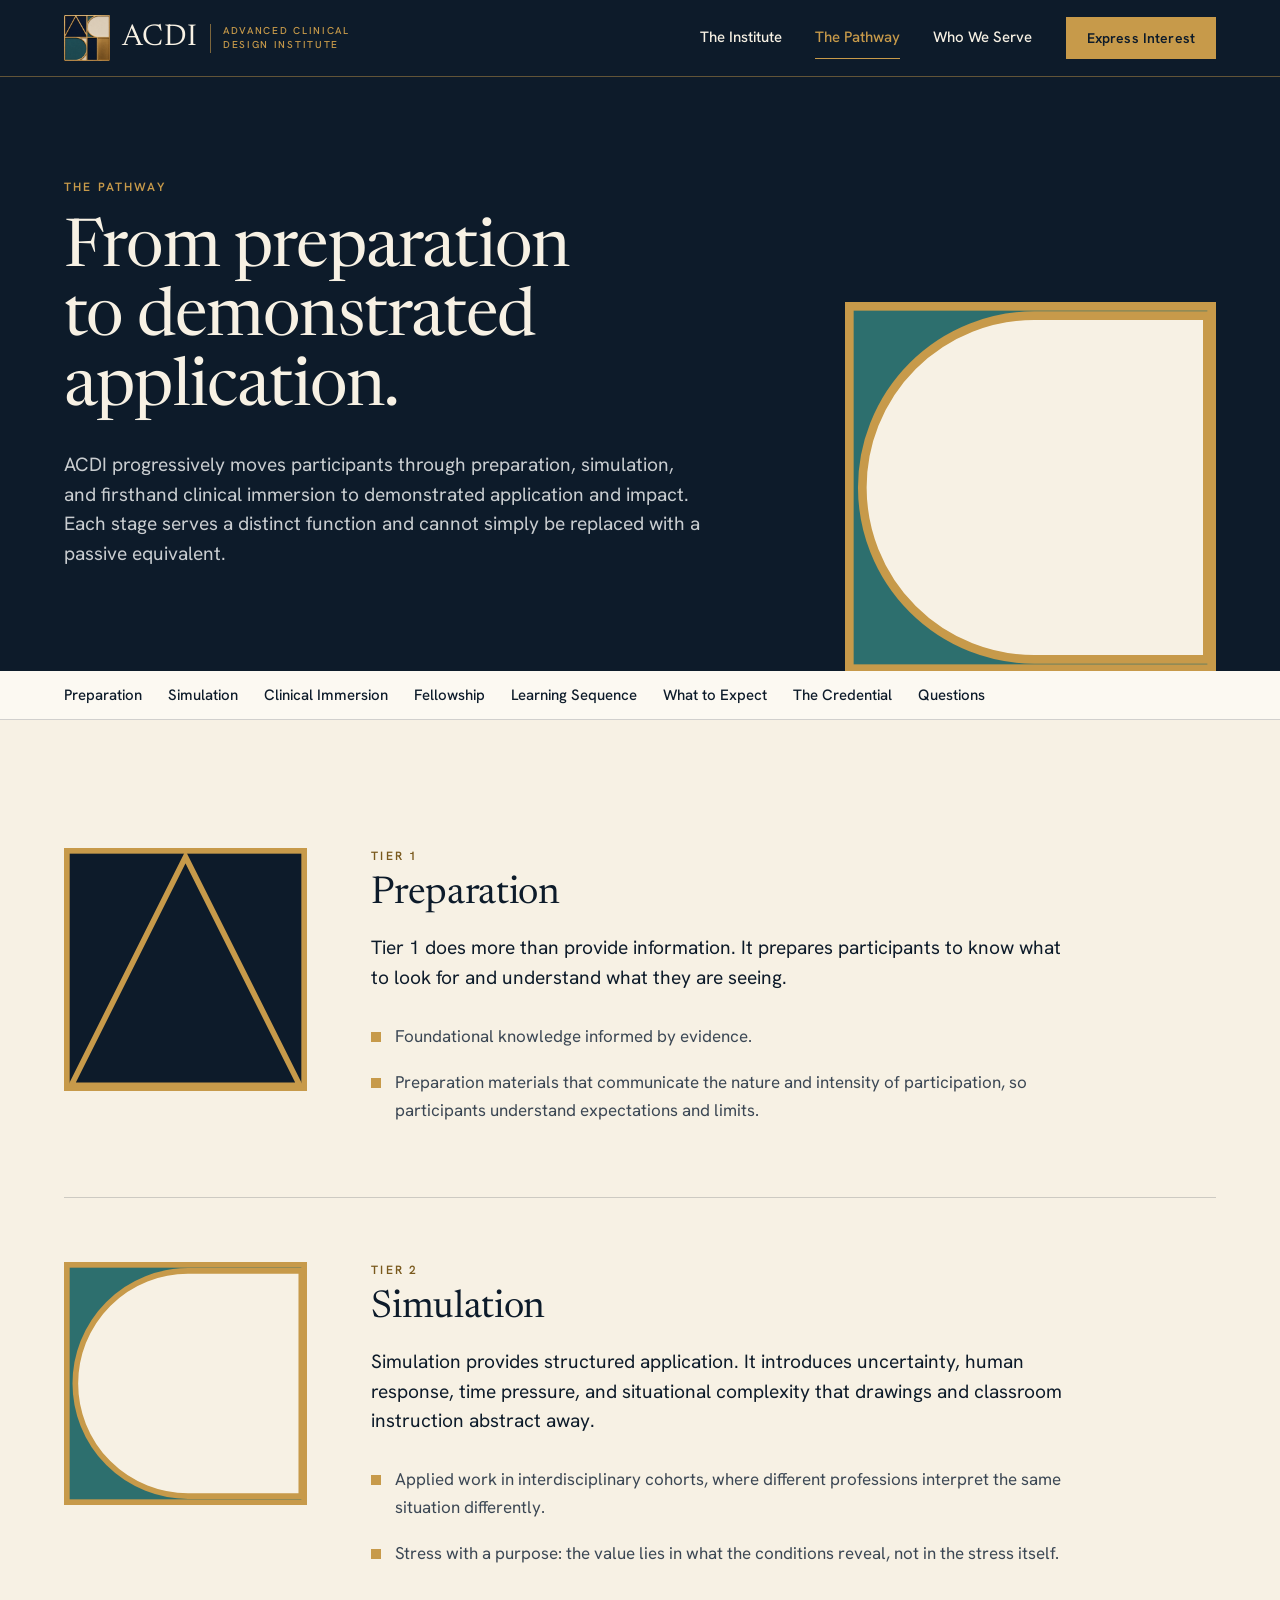
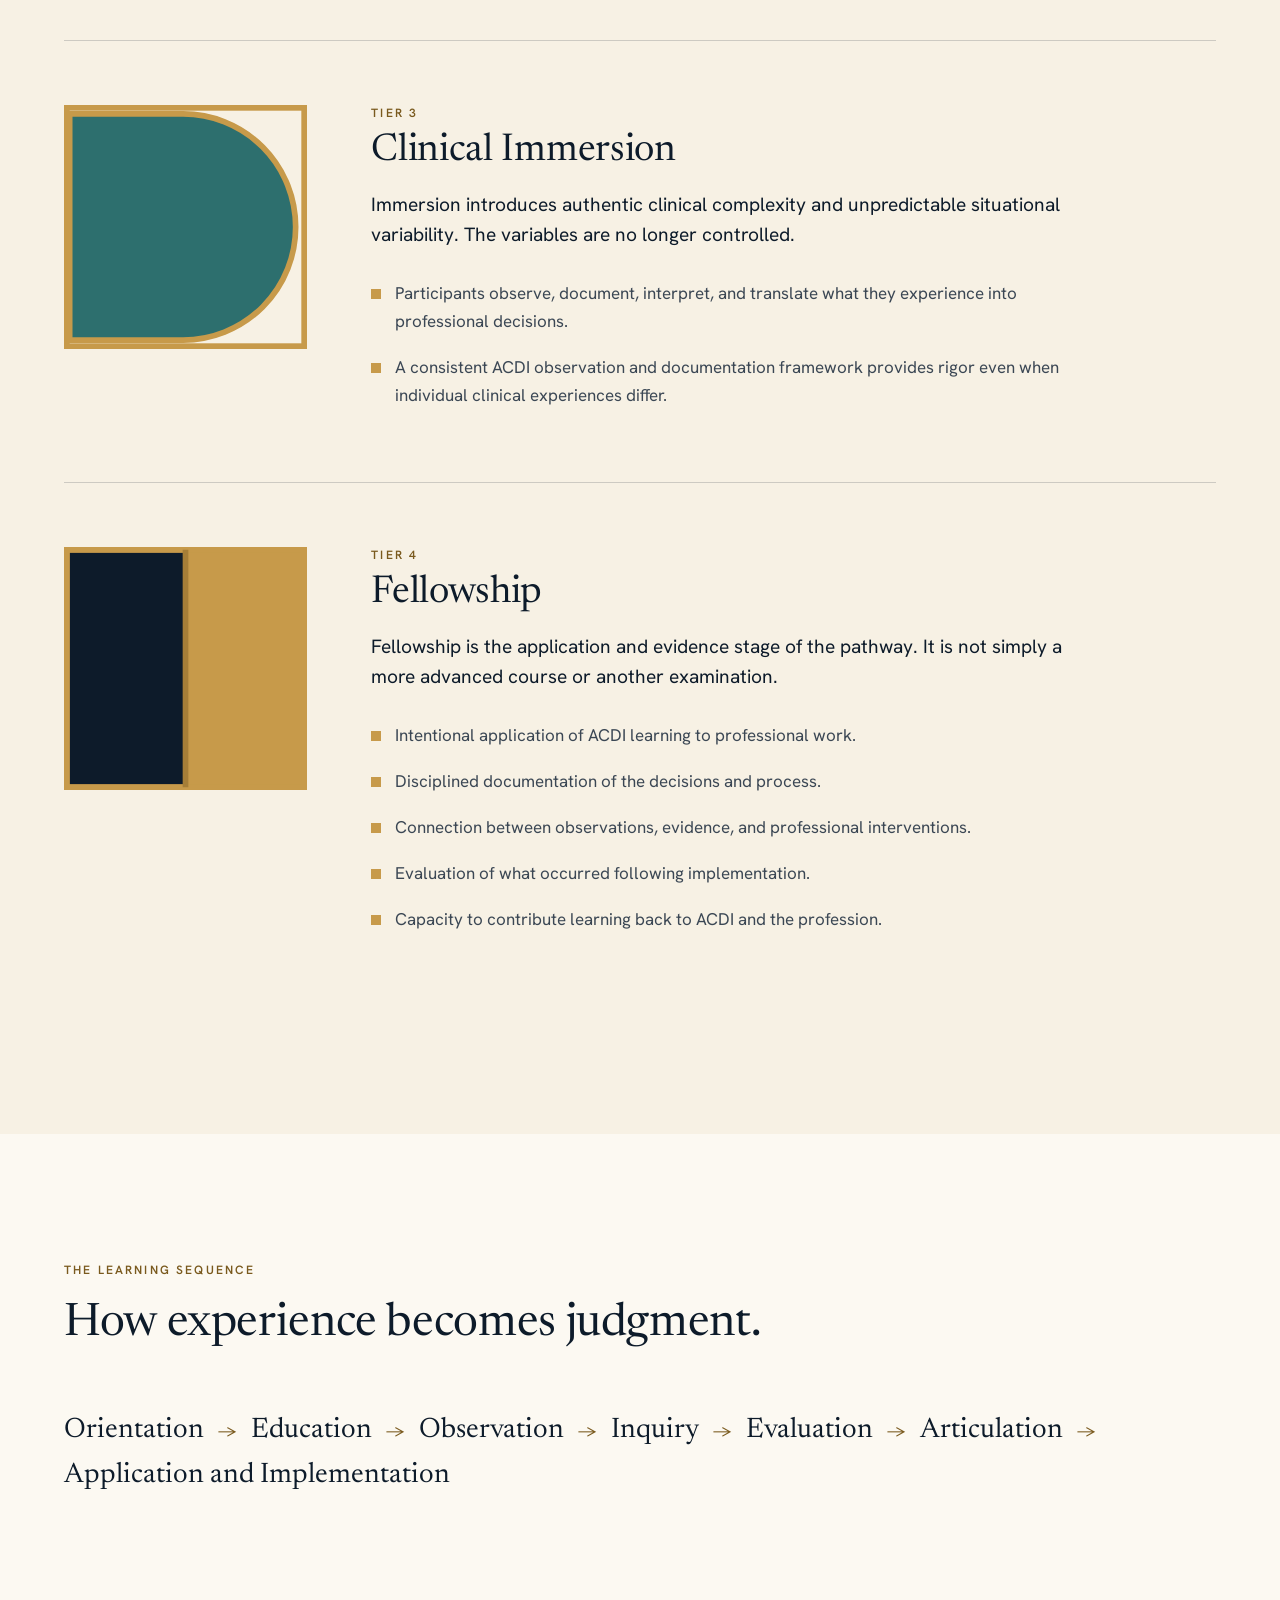
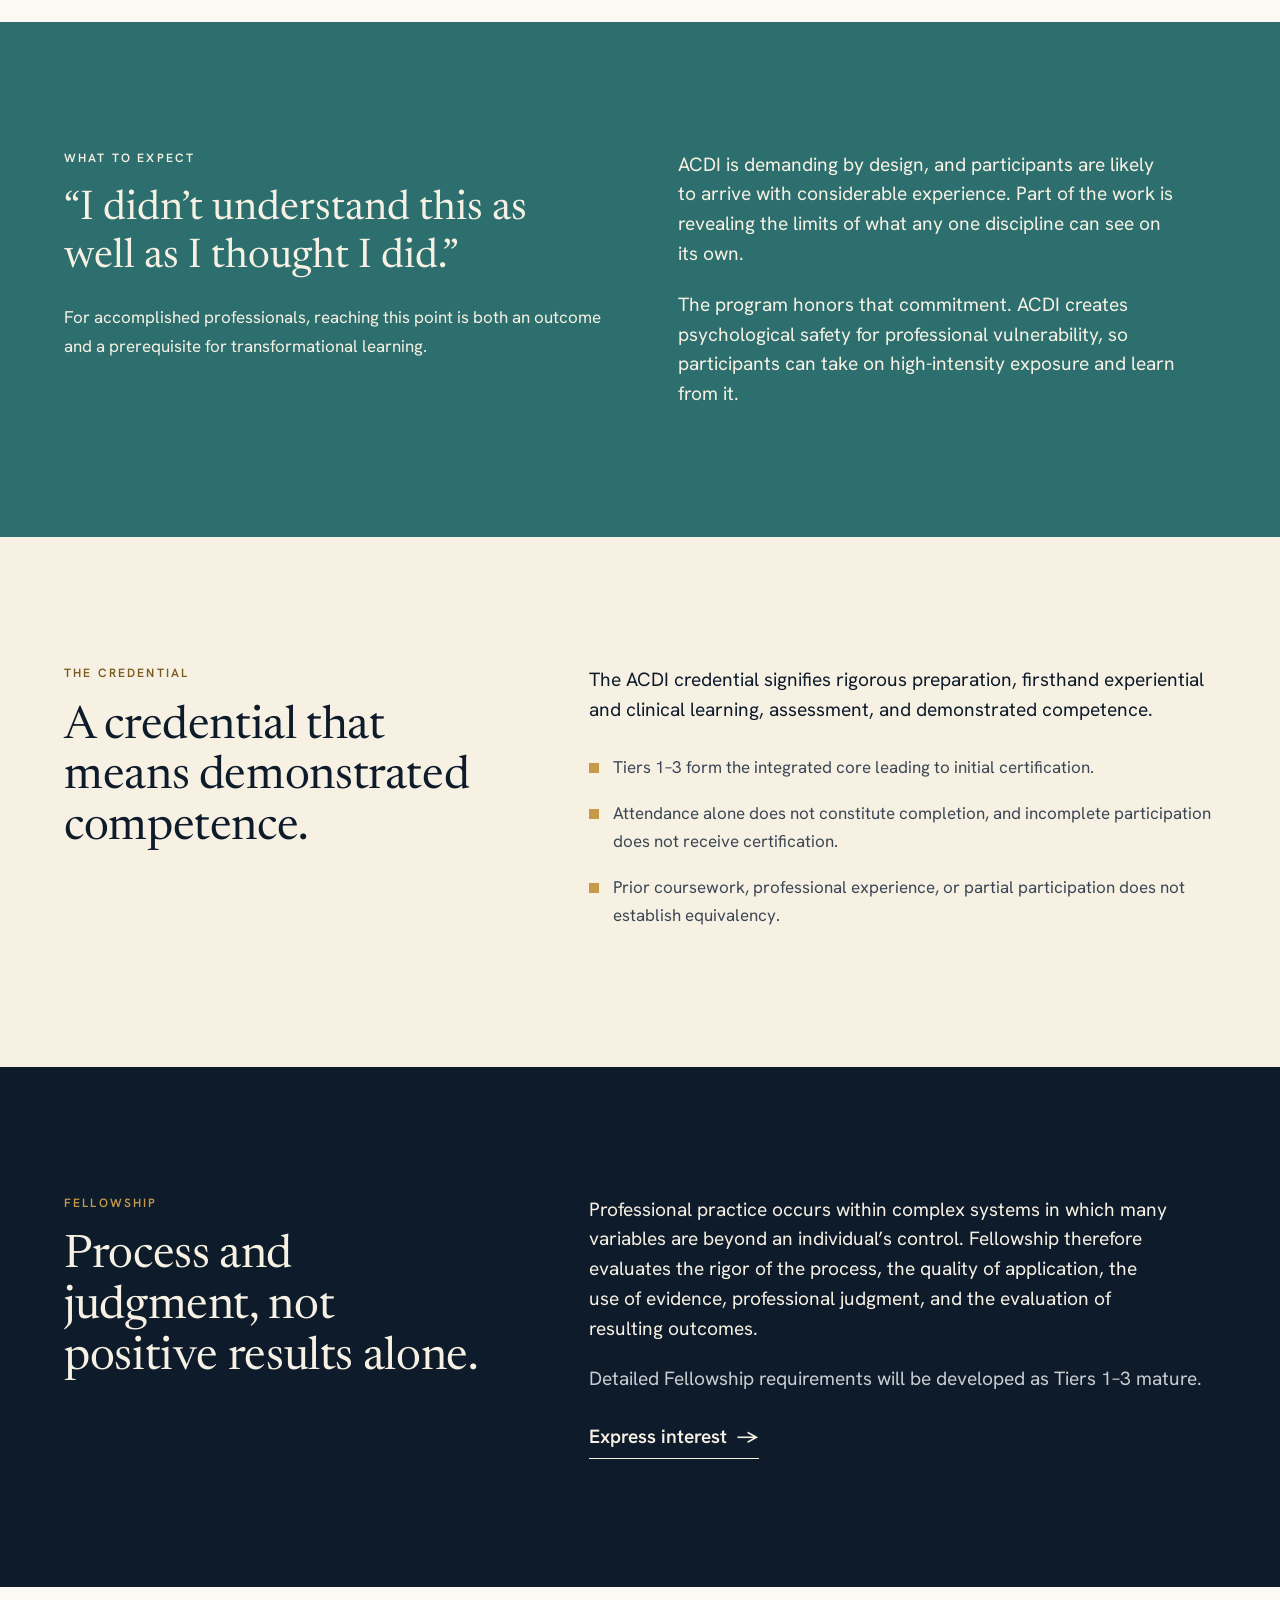
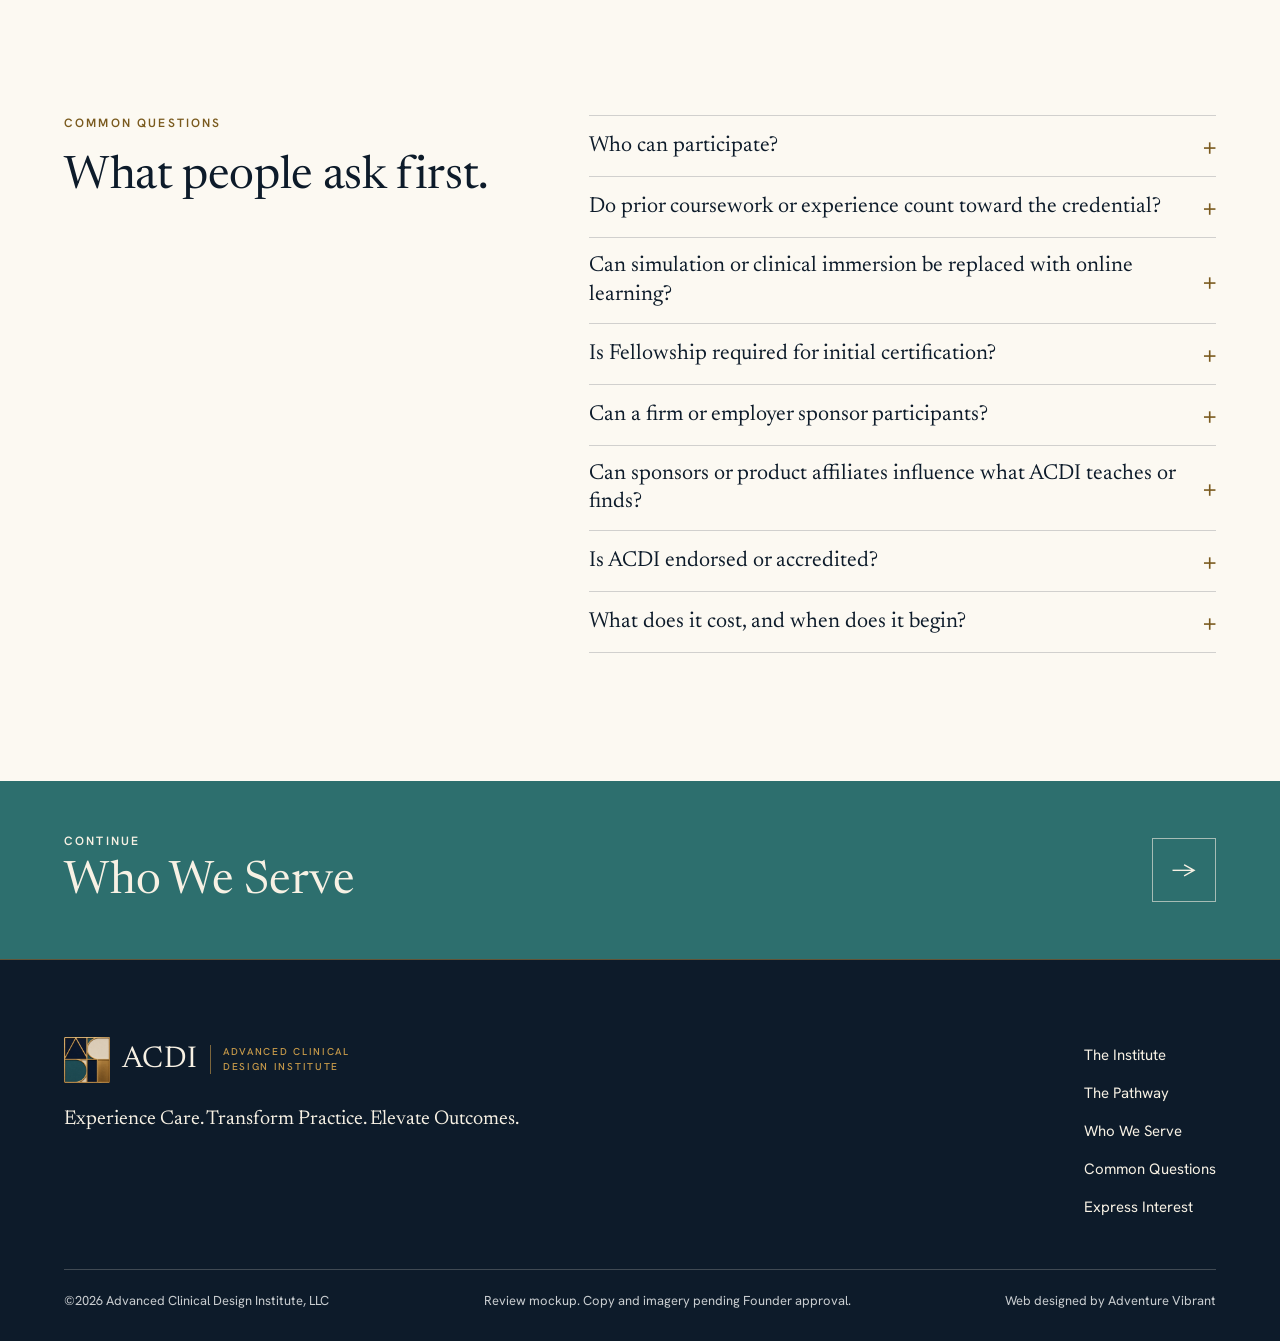
<file: pathway.html>
<!doctype html>
<html lang="en">
<head>
  <meta charset="utf-8">
  <meta name="viewport" content="width=device-width, initial-scale=1">
  <title>The Pathway | ACDI</title>
  <meta name="description" content="ACDI moves participants from preparation through simulation and firsthand clinical immersion to demonstrated application and impact.">
  <meta name="robots" content="noindex">
  <meta name="theme-color" content="#0D1B2A">
  <meta property="og:type" content="website">
  <meta property="og:site_name" content="Advanced Clinical Design Institute">
  <meta property="og:title" content="The Pathway | ACDI">
  <meta property="og:description" content="ACDI moves participants from preparation through simulation and firsthand clinical immersion to demonstrated application and impact.">
  <link rel="icon" href="assets/img/favicon-64.png" type="image/png">
  <link rel="apple-touch-icon" href="assets/img/apple-touch-icon.png">
  <link rel="preconnect" href="https://fonts.googleapis.com">
  <link rel="preconnect" href="https://fonts.gstatic.com" crossorigin>
  <link rel="stylesheet" href="https://fonts.googleapis.com/css2?family=Hanken+Grotesk:wght@400;500;600&family=Newsreader:opsz,wght@6..72,300..500&display=swap">
  <link rel="stylesheet" href="assets/css/site.css">
</head>
<body>
  <a class="skip" href="#main">Skip to content</a>

  <header class="site-head">
    <div class="wrap site-head__in">
      <a class="lockup" href="index.html" aria-label="ACDI, Advanced Clinical Design Institute, home">
        <img src="assets/img/acdi-mark-144.png" alt="" width="46" height="46">
        <span class="lockup__word">ACDI</span>
        <span class="lockup__desc">Advanced Clinical<br>Design Institute</span>
      </a>
      <button class="nav-toggle" type="button" aria-expanded="false" aria-controls="nav">Menu</button>
      <nav id="nav" class="nav" aria-label="Primary">
        <a href="institute.html">The Institute</a>
        <a href="pathway.html" aria-current="page">The Pathway</a>
        <a href="who-we-serve.html">Who We Serve</a>
        <a class="btn btn--brass" href="get-involved.html">Express Interest</a>
      </nav>
    </div>
  </header>

  <main id="main">
    <section class="page-head">
      <div class="wrap page-head__in">
        <div class="page-head__copy">
          <p class="eyebrow">The Pathway</p>
          <h1>From preparation to demonstrated application.</h1>
          <p class="lead">ACDI progressively moves participants through preparation, simulation, and firsthand clinical immersion to demonstrated application and impact. Each stage serves a distinct function and cannot simply be replaced with a passive equivalent.</p>
        </div>
        <img class="page-head__shape" src="assets/img/shape-c.svg" alt="" width="600" height="600">
      </div>
    </section>

    <nav class="subnav" aria-label="On this page">
      <ul class="wrap">
        <li><a href="#tier-1">Preparation</a></li>
        <li><a href="#tier-2">Simulation</a></li>
        <li><a href="#tier-3">Clinical Immersion</a></li>
        <li><a href="#tier-4">Fellowship</a></li>
        <li><a href="#sequence">Learning Sequence</a></li>
        <li><a href="#expect">What to Expect</a></li>
        <li><a href="#credential">The Credential</a></li>
        <li><a href="#questions">Questions</a></li>
      </ul>
    </nav>

    <section class="section">
      <div class="wrap">
        <article class="tier-long" id="tier-1">
          <img class="tier-long__shape" src="assets/img/shape-a.svg" alt="" width="600" height="600">
          <div>
            <p class="eyebrow">Tier 1</p>
            <h2>Preparation</h2>
            <p class="lead">Tier 1 does more than provide information. It prepares participants to know what to look for and understand what they are seeing.</p>
            <ul class="tick">
              <li>Foundational knowledge informed by evidence.</li>
              <li>Preparation materials that communicate the nature and intensity of participation, so participants understand expectations and limits.</li>
            </ul>
          </div>
        </article>
        <article class="tier-long" id="tier-2">
          <img class="tier-long__shape" src="assets/img/shape-c.svg" alt="" width="600" height="600">
          <div>
            <p class="eyebrow">Tier 2</p>
            <h2>Simulation</h2>
            <p class="lead">Simulation provides structured application. It introduces uncertainty, human response, time pressure, and situational complexity that drawings and classroom instruction abstract away.</p>
            <ul class="tick">
              <li>Applied work in interdisciplinary cohorts, where different professions interpret the same situation differently.</li>
              <li>Stress with a purpose: the value lies in what the conditions reveal, not in the stress itself.</li>
            </ul>
          </div>
        </article>
        <article class="tier-long" id="tier-3">
          <img class="tier-long__shape" src="assets/img/shape-d.svg" alt="" width="600" height="600">
          <div>
            <p class="eyebrow">Tier 3</p>
            <h2>Clinical Immersion</h2>
            <p class="lead">Immersion introduces authentic clinical complexity and unpredictable situational variability. The variables are no longer controlled.</p>
            <ul class="tick">
              <li>Participants observe, document, interpret, and translate what they experience into professional decisions.</li>
              <li>A consistent ACDI observation and documentation framework provides rigor even when individual clinical experiences differ.</li>
            </ul>
          </div>
        </article>
        <article class="tier-long" id="tier-4">
          <img class="tier-long__shape" src="assets/img/shape-i.svg" alt="" width="600" height="600">
          <div>
            <p class="eyebrow">Tier 4</p>
            <h2>Fellowship</h2>
            <p class="lead">Fellowship is the application and evidence stage of the pathway. It is not simply a more advanced course or another examination.</p>
            <ul class="tick">
              <li>Intentional application of ACDI learning to professional work.</li>
              <li>Disciplined documentation of the decisions and process.</li>
              <li>Connection between observations, evidence, and professional interventions.</li>
              <li>Evaluation of what occurred following implementation.</li>
              <li>Capacity to contribute learning back to ACDI and the profession.</li>
            </ul>
          </div>
        </article>
      </div>
    </section>

    <section class="section section--paper" id="sequence">
      <div class="wrap">
        <div class="section-head">
          <p class="eyebrow">The learning sequence</p>
          <h2>How experience becomes judgment.</h2>
        </div>
        <ol class="sequence">
          <li>Orientation</li>
          <li>Education</li>
          <li>Observation</li>
          <li>Inquiry</li>
          <li>Evaluation</li>
          <li>Articulation</li>
          <li>Application and Implementation</li>
        </ol>
      </div>
    </section>

    <section class="section section--teal" id="expect">
      <div class="wrap split split--even">
        <div>
          <p class="eyebrow">What to expect</p>
          <blockquote class="pull">“I didn’t understand this as well as I thought I did.”</blockquote>
          <p class="pull-note">For accomplished professionals, reaching this point is both an outcome and a prerequisite for transformational learning.</p>
        </div>
        <div class="stack lead">
          <p>ACDI is demanding by design, and participants are likely to arrive with considerable experience. Part of the work is revealing the limits of what any one discipline can see on its own.</p>
          <p>The program honors that commitment. ACDI creates psychological safety for professional vulnerability, so participants can take on high-intensity exposure and learn from it.</p>
        </div>
      </div>
    </section>

    <section class="section" id="credential">
      <div class="wrap split">
        <div>
          <p class="eyebrow">The credential</p>
          <h2>A credential that means demonstrated competence.</h2>
        </div>
        <div>
          <p class="lead">The ACDI credential signifies rigorous preparation, firsthand experiential and clinical learning, assessment, and demonstrated competence.</p>
          <ul class="tick tick--spaced">
            <li>Tiers 1–3 form the integrated core leading to initial certification.</li>
            <li>Attendance alone does not constitute completion, and incomplete participation does not receive certification.</li>
            <li>Prior coursework, professional experience, or partial participation does not establish equivalency.</li>
          </ul>
        </div>
      </div>
    </section>

    <section class="section section--navy">
      <div class="wrap split">
        <div>
          <p class="eyebrow">Fellowship</p>
          <h2>Process and judgment, not positive results alone.</h2>
        </div>
        <div class="stack lead">
          <p>Professional practice occurs within complex systems in which many variables are beyond an individual’s control. Fellowship therefore evaluates the rigor of the process, the quality of application, the use of evidence, professional judgment, and the evaluation of resulting outcomes.</p>
          <p class="body-soft">Detailed Fellowship requirements will be developed as Tiers 1–3 mature.</p>
          <p><a class="link-arrow" href="get-involved.html">Express interest</a></p>
        </div>
      </div>
    </section>
    <section class="section section--paper" id="questions">
      <div class="wrap split">
        <div>
          <p class="eyebrow">Common questions</p>
          <h2>What people ask first.</h2>
        </div>
        <div class="faqs">
          <details class="faq">
            <summary>Who can participate?</summary>
            <p>Architects, designers, planners, engineers, equipment planners, facility professionals, healthcare administrators, clinicians, and other professionals who influence healthcare environments. ACDI deliberately cultivates multidisciplinary cohorts.</p>
          </details>
          <details class="faq">
            <summary>Do prior coursework or experience count toward the credential?</summary>
            <p>No. The credential requires completion and demonstrated competence across the required pathway. Prior coursework, professional experience, or partial participation does not establish equivalency.</p>
          </details>
          <details class="faq">
            <summary>Can simulation or clinical immersion be replaced with online learning?</summary>
            <p>No. Preparation, simulation, and firsthand clinical immersion each serve a distinct function. ACDI will not substitute passive or virtual education for required experiential and clinical components.</p>
          </details>
          <details class="faq">
            <summary>Is Fellowship required for initial certification?</summary>
            <p>No. Tiers 1–3 form the integrated core leading to initial certification. Tier 4 Fellowship is the later stage that demonstrates disciplined application of ACDI learning in professional practice.</p>
          </details>
          <details class="faq">
            <summary>Can a firm or employer sponsor participants?</summary>
            <p>Yes. Professional firms, healthcare organizations, and other employers may sponsor individual participants or multidisciplinary cohorts.</p>
          </details>
          <details class="faq">
            <summary>Can sponsors or product affiliates influence what ACDI teaches or finds?</summary>
            <p>No. No sponsor, affiliate, employer, or partner may purchase or improperly influence curriculum, assessment, credentialing, findings, endorsement, or Fellowship.</p>
          </details>
          <details class="faq">
            <summary>Is ACDI endorsed or accredited?</summary>
            <p>ACDI intends to pursue recognized healthcare-simulation standards, independent credential review, and validation from relevant professional societies. Those relationships will be announced as they are established.</p>
          </details>
          <details class="faq">
            <summary>What does it cost, and when does it begin?</summary>
            <p>Cost and dates have not been announced. ACDI is preparing its Alpha cohort, and you can express interest to hear more as details are confirmed.</p>
          </details>
        </div>
      </div>
    </section>

    <a class="next" href="who-we-serve.html">
      <span class="wrap next__in">
        <span>
          <span class="eyebrow">Continue</span>
          <span class="next__title">Who We Serve</span>
        </span>
        <span class="next__arrow" aria-hidden="true">→</span>
      </span>
    </a>
  </main>

  <footer class="site-foot">
    <div class="wrap">
      <div class="site-foot__top">
        <div>
          <a class="lockup" href="index.html" aria-label="ACDI, Advanced Clinical Design Institute, home">
            <img src="assets/img/acdi-mark-144.png" alt="" width="46" height="46" loading="lazy" decoding="async">
            <span class="lockup__word">ACDI</span>
            <span class="lockup__desc">Advanced Clinical<br>Design Institute</span>
          </a>
          <p class="site-foot__line">Experience Care. Transform Practice. Elevate Outcomes.</p>
        </div>
        <nav aria-label="Footer">
          <ul>
            <li><a href="institute.html">The Institute</a></li>
            <li><a href="pathway.html">The Pathway</a></li>
            <li><a href="who-we-serve.html">Who We Serve</a></li>
            <li><a href="pathway.html#questions">Common Questions</a></li>
            <li><a href="get-involved.html">Express Interest</a></li>
          </ul>
        </nav>
      </div>
      <div class="site-foot__legal">
        <p>©2026 Advanced Clinical Design Institute, LLC</p>
        <p>Review mockup. Copy and imagery pending Founder approval.</p>
        <p>Web designed by Adventure Vibrant</p>
      </div>
    </div>
  </footer>

  <script src="assets/js/site.js"></script>
</body>
</html>
</file>
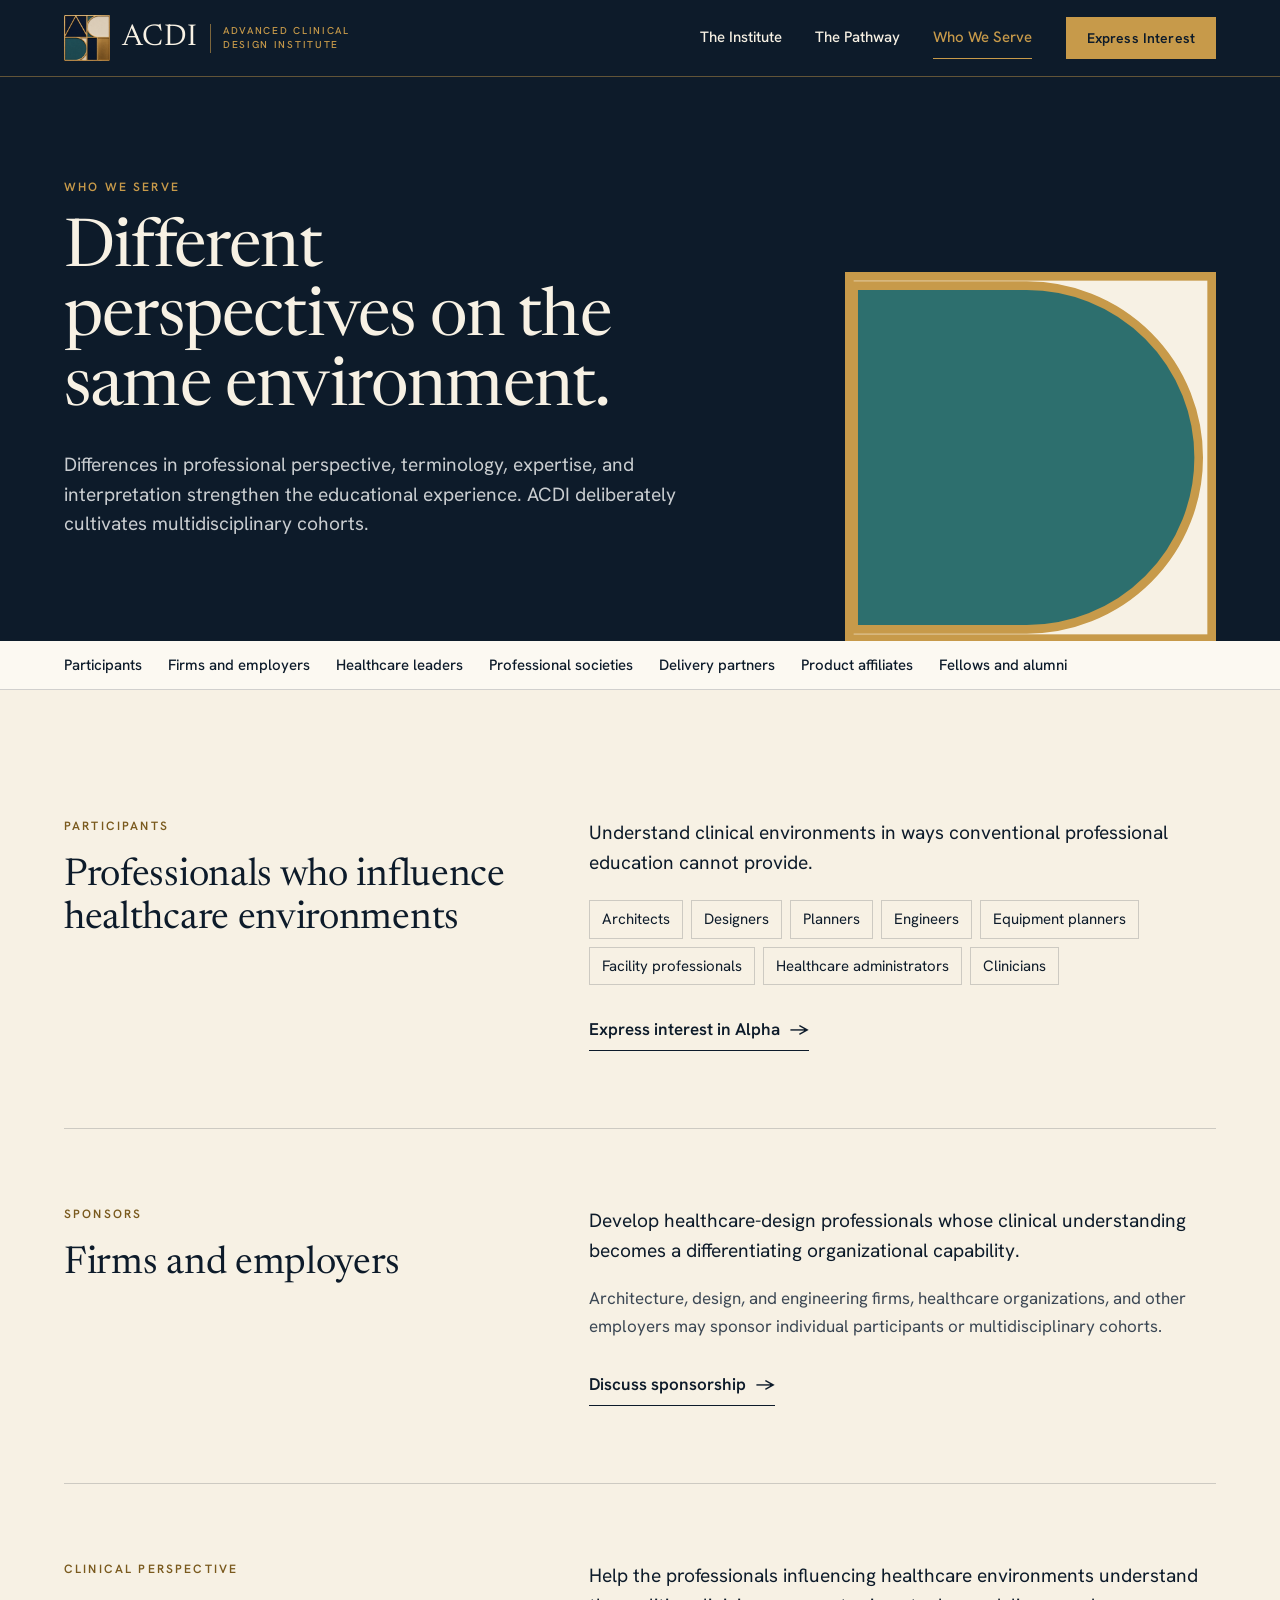
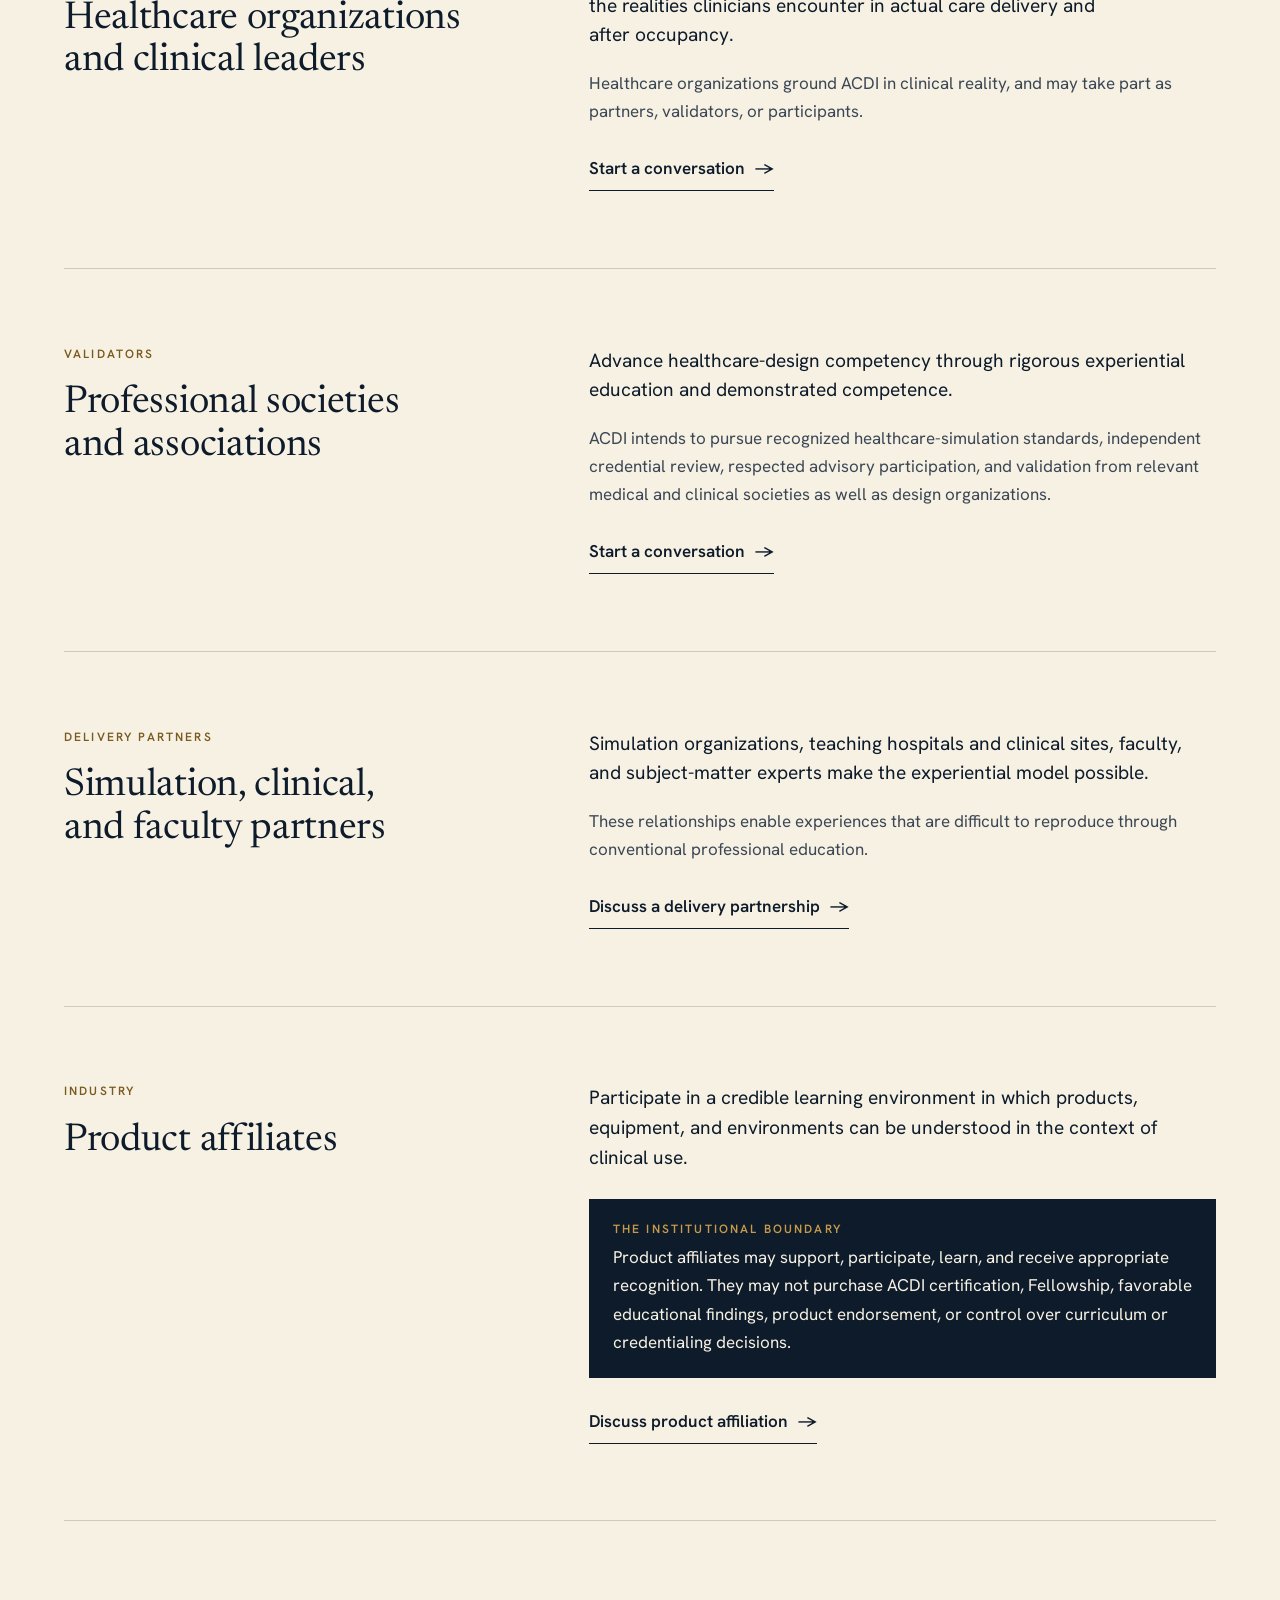
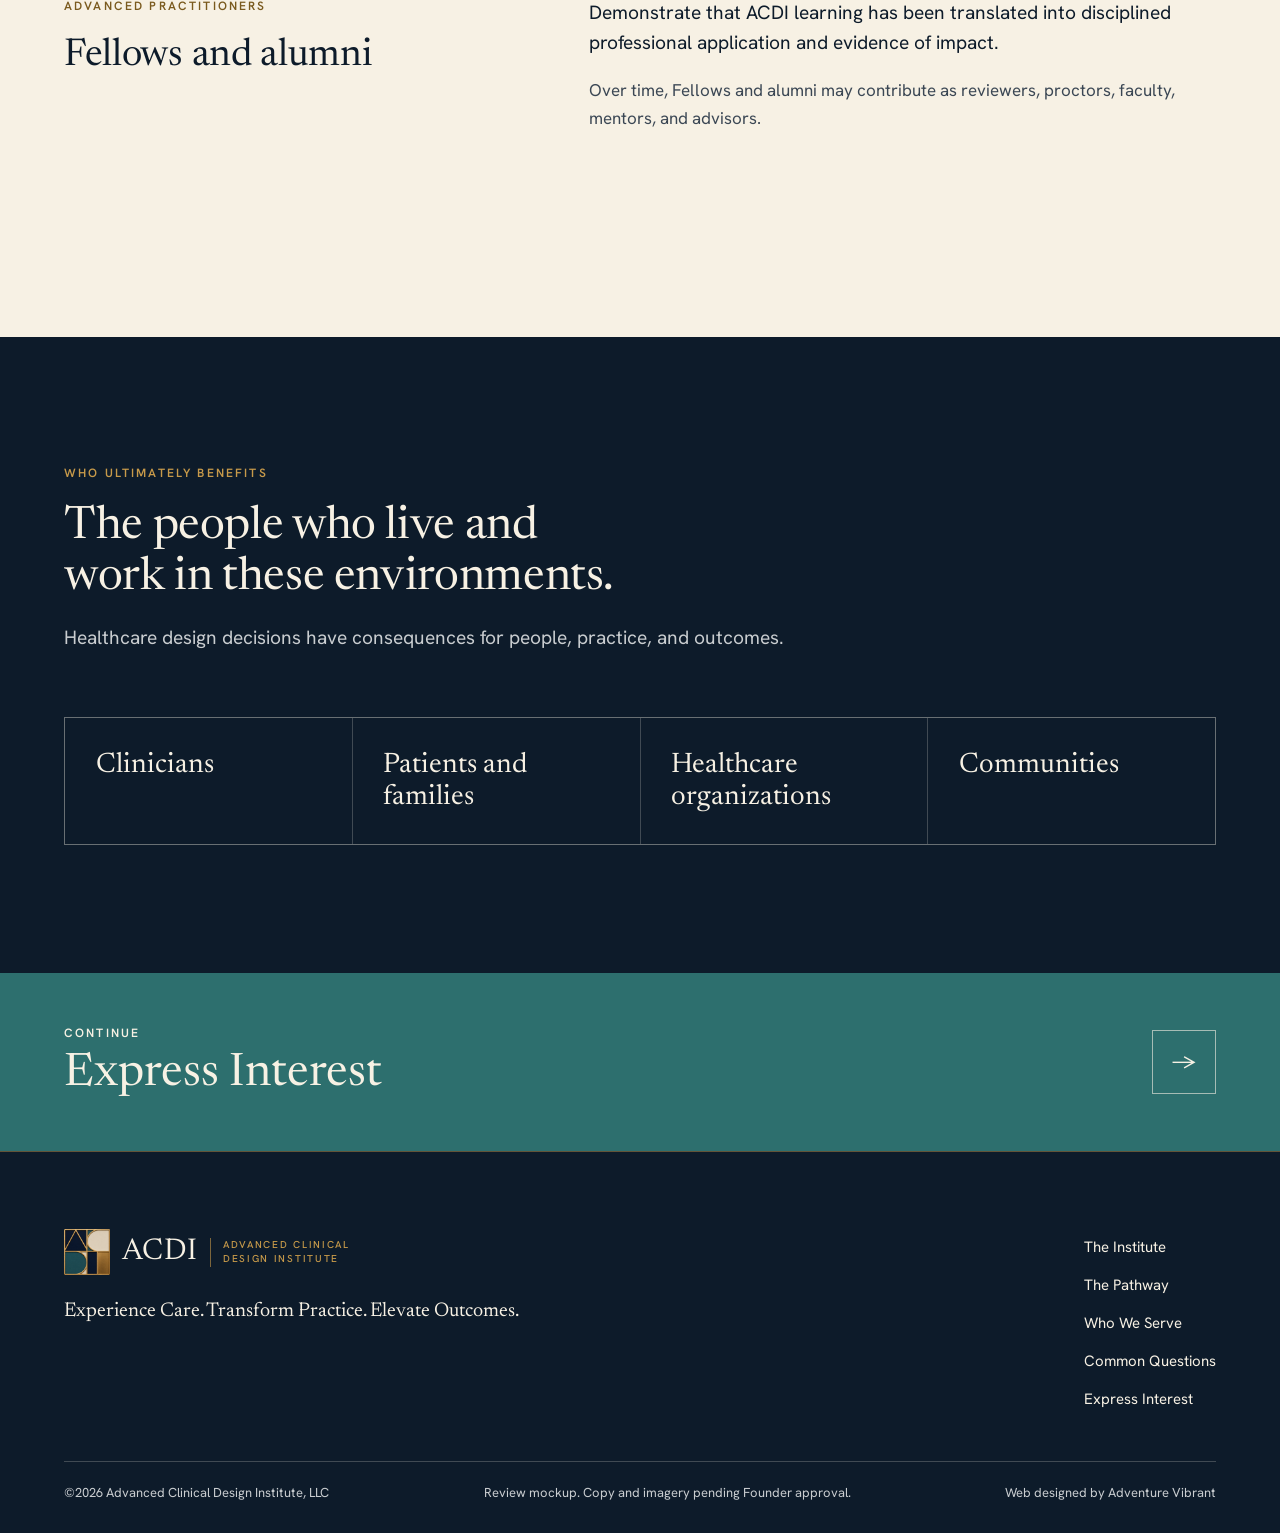
<file: who-we-serve.html>
<!doctype html>
<html lang="en">
<head>
  <meta charset="utf-8">
  <meta name="viewport" content="width=device-width, initial-scale=1">
  <title>Who We Serve | ACDI</title>
  <meta name="description" content="ACDI serves a multidisciplinary healthcare-design ecosystem of participants, sponsors, validators, delivery partners, and affiliates.">
  <meta name="robots" content="noindex">
  <meta name="theme-color" content="#0D1B2A">
  <meta property="og:type" content="website">
  <meta property="og:site_name" content="Advanced Clinical Design Institute">
  <meta property="og:title" content="Who We Serve | ACDI">
  <meta property="og:description" content="ACDI serves a multidisciplinary healthcare-design ecosystem of participants, sponsors, validators, delivery partners, and affiliates.">
  <link rel="icon" href="assets/img/favicon-64.png" type="image/png">
  <link rel="apple-touch-icon" href="assets/img/apple-touch-icon.png">
  <link rel="preconnect" href="https://fonts.googleapis.com">
  <link rel="preconnect" href="https://fonts.gstatic.com" crossorigin>
  <link rel="stylesheet" href="https://fonts.googleapis.com/css2?family=Hanken+Grotesk:wght@400;500;600&family=Newsreader:opsz,wght@6..72,300..500&display=swap">
  <link rel="stylesheet" href="assets/css/site.css">
</head>
<body>
  <a class="skip" href="#main">Skip to content</a>

  <header class="site-head">
    <div class="wrap site-head__in">
      <a class="lockup" href="index.html" aria-label="ACDI, Advanced Clinical Design Institute, home">
        <img src="assets/img/acdi-mark-144.png" alt="" width="46" height="46">
        <span class="lockup__word">ACDI</span>
        <span class="lockup__desc">Advanced Clinical<br>Design Institute</span>
      </a>
      <button class="nav-toggle" type="button" aria-expanded="false" aria-controls="nav">Menu</button>
      <nav id="nav" class="nav" aria-label="Primary">
        <a href="institute.html">The Institute</a>
        <a href="pathway.html">The Pathway</a>
        <a href="who-we-serve.html" aria-current="page">Who We Serve</a>
        <a class="btn btn--brass" href="get-involved.html">Express Interest</a>
      </nav>
    </div>
  </header>

  <main id="main">
    <section class="page-head">
      <div class="wrap page-head__in">
        <div class="page-head__copy">
          <p class="eyebrow">Who We Serve</p>
          <h1>Different perspectives on the same environment.</h1>
          <p class="lead">Differences in professional perspective, terminology, expertise, and interpretation strengthen the educational experience. ACDI deliberately cultivates multidisciplinary cohorts.</p>
        </div>
        <img class="page-head__shape" src="assets/img/shape-d.svg" alt="" width="600" height="600">
      </div>
    </section>

    <nav class="subnav" aria-label="On this page">
      <ul class="wrap">
        <li><a href="#participants">Participants</a></li>
        <li><a href="#firms">Firms and employers</a></li>
        <li><a href="#healthcare">Healthcare leaders</a></li>
        <li><a href="#societies">Professional societies</a></li>
        <li><a href="#partners">Delivery partners</a></li>
        <li><a href="#affiliates">Product affiliates</a></li>
        <li><a href="#fellows">Fellows and alumni</a></li>
      </ul>
    </nav>

    <section class="section">
      <div class="wrap">
        <article class="role" id="participants">
          <div>
            <p class="eyebrow role__label">Participants</p>
            <h2>Professionals who influence healthcare environments</h2>
          </div>
          <div>
            <p class="lead">Understand clinical environments in ways conventional professional education cannot provide.</p>
            <ul class="disciplines" aria-label="Participant disciplines">
              <li>Architects</li>
              <li>Designers</li>
              <li>Planners</li>
              <li>Engineers</li>
              <li>Equipment planners</li>
              <li>Facility professionals</li>
              <li>Healthcare administrators</li>
              <li>Clinicians</li>
            </ul>
            <p class="role__cta"><a class="link-arrow" href="get-involved.html?interest=alpha#interest-form">Express interest in Alpha</a></p>
          </div>
        </article>

        <article class="role" id="firms">
          <div>
            <p class="eyebrow role__label">Sponsors</p>
            <h2>Firms and employers</h2>
          </div>
          <div class="stack">
            <p class="lead">Develop healthcare-design professionals whose clinical understanding becomes a differentiating organizational capability.</p>
            <p class="body-soft">Architecture, design, and engineering firms, healthcare organizations, and other employers may sponsor individual participants or multidisciplinary cohorts.</p>
            <p class="role__cta"><a class="link-arrow" href="get-involved.html?interest=sponsor#interest-form">Discuss sponsorship</a></p>
          </div>
        </article>

        <article class="role" id="healthcare">
          <div>
            <p class="eyebrow role__label">Clinical perspective</p>
            <h2>Healthcare organizations and clinical leaders</h2>
          </div>
          <div class="stack">
            <p class="lead">Help the professionals influencing healthcare environments understand the realities clinicians encounter in actual care delivery and after occupancy.</p>
            <p class="body-soft">Healthcare organizations ground ACDI in clinical reality, and may take part as partners, validators, or participants.</p>
            <p class="role__cta"><a class="link-arrow" href="get-involved.html?interest=validation#interest-form">Start a conversation</a></p>
          </div>
        </article>

        <article class="role" id="societies">
          <div>
            <p class="eyebrow role__label">Validators</p>
            <h2>Professional societies and associations</h2>
          </div>
          <div class="stack">
            <p class="lead">Advance healthcare-design competency through rigorous experiential education and demonstrated competence.</p>
            <p class="body-soft">ACDI intends to pursue recognized healthcare-simulation standards, independent credential review, respected advisory participation, and validation from relevant medical and clinical societies as well as design organizations.</p>
            <p class="role__cta"><a class="link-arrow" href="get-involved.html?interest=validation#interest-form">Start a conversation</a></p>
          </div>
        </article>

        <article class="role" id="partners">
          <div>
            <p class="eyebrow role__label">Delivery partners</p>
            <h2>Simulation, clinical, and faculty partners</h2>
          </div>
          <div class="stack">
            <p class="lead">Simulation organizations, teaching hospitals and clinical sites, faculty, and subject-matter experts make the experiential model possible.</p>
            <p class="body-soft">These relationships enable experiences that are difficult to reproduce through conventional professional education.</p>
            <p class="role__cta"><a class="link-arrow" href="get-involved.html?interest=delivery#interest-form">Discuss a delivery partnership</a></p>
          </div>
        </article>

        <article class="role" id="affiliates">
          <div>
            <p class="eyebrow role__label">Industry</p>
            <h2>Product affiliates</h2>
          </div>
          <div>
            <p class="lead">Participate in a credible learning environment in which products, equipment, and environments can be understood in the context of clinical use.</p>
            <div class="boundary">
              <b>The institutional boundary</b>
              <p>Product affiliates may support, participate, learn, and receive appropriate recognition. They may not purchase ACDI certification, Fellowship, favorable educational findings, product endorsement, or control over curriculum or credentialing decisions.</p>
            </div>
            <p class="role__cta"><a class="link-arrow" href="get-involved.html?interest=affiliate#interest-form">Discuss product affiliation</a></p>
          </div>
        </article>

        <article class="role" id="fellows">
          <div>
            <p class="eyebrow role__label">Advanced practitioners</p>
            <h2>Fellows and alumni</h2>
          </div>
          <div class="stack">
            <p class="lead">Demonstrate that ACDI learning has been translated into disciplined professional application and evidence of impact.</p>
            <p class="body-soft">Over time, Fellows and alumni may contribute as reviewers, proctors, faculty, mentors, and advisors.</p>
          </div>
        </article>
      </div>
    </section>

    <section class="section section--navy">
      <div class="wrap">
        <div class="section-head">
          <p class="eyebrow">Who ultimately benefits</p>
          <h2>The people who live and work in these environments.</h2>
          <p class="lead body-soft">Healthcare design decisions have consequences for people, practice, and outcomes.</p>
        </div>
        <ul class="benefit">
          <li>Clinicians</li>
          <li>Patients and families</li>
          <li>Healthcare organizations</li>
          <li>Communities</li>
        </ul>
      </div>
    </section>
    <a class="next" href="get-involved.html">
      <span class="wrap next__in">
        <span>
          <span class="eyebrow">Continue</span>
          <span class="next__title">Express Interest</span>
        </span>
        <span class="next__arrow" aria-hidden="true">→</span>
      </span>
    </a>
  </main>

  <footer class="site-foot">
    <div class="wrap">
      <div class="site-foot__top">
        <div>
          <a class="lockup" href="index.html" aria-label="ACDI, Advanced Clinical Design Institute, home">
            <img src="assets/img/acdi-mark-144.png" alt="" width="46" height="46" loading="lazy" decoding="async">
            <span class="lockup__word">ACDI</span>
            <span class="lockup__desc">Advanced Clinical<br>Design Institute</span>
          </a>
          <p class="site-foot__line">Experience Care. Transform Practice. Elevate Outcomes.</p>
        </div>
        <nav aria-label="Footer">
          <ul>
            <li><a href="institute.html">The Institute</a></li>
            <li><a href="pathway.html">The Pathway</a></li>
            <li><a href="who-we-serve.html">Who We Serve</a></li>
            <li><a href="pathway.html#questions">Common Questions</a></li>
            <li><a href="get-involved.html">Express Interest</a></li>
          </ul>
        </nav>
      </div>
      <div class="site-foot__legal">
        <p>©2026 Advanced Clinical Design Institute, LLC</p>
        <p>Review mockup. Copy and imagery pending Founder approval.</p>
        <p>Web designed by Adventure Vibrant</p>
      </div>
    </div>
  </footer>

  <script src="assets/js/site.js"></script>
</body>
</html>
</file>
<file: assets/css/site.css>
/* ACDI review mockup. Palette from the Brand Identity Hand-Off Packet, section 4. */
:root {
  --navy: #0D1B2A;
  --teal: #2D6F6E;
  --ivory: #F7F1E4;
  --brass: #C79A4A;

  /* Accessibility companions: brass and ivory text fail contrast on some fields. */
  --brass-ink: #7A5A1E;      /* brass-family text on ivory */
  --paper: #FCF9F2;          /* lighter ivory for alternating fields */
  --ink-soft: #3B4754;       /* body text on ivory */
  --ivory-soft: #C9CDD0;     /* body text on navy */
  --rule-light: rgba(13, 27, 42, .18);
  --rule-dark: rgba(247, 241, 228, .22);

  --serif: "Newsreader", "Iowan Old Style", Georgia, serif;
  --sans: "Hanken Grotesk", "Helvetica Neue", Arial, sans-serif;

  --gutter: clamp(20px, 5vw, 72px);
  --section: clamp(64px, 10vw, 148px);
  --head-h: 76px;
}

*, *::before, *::after { box-sizing: border-box; }
html { -webkit-text-size-adjust: 100%; scroll-padding-top: calc(var(--head-h) + 28px); }
html:has(.subnav) { scroll-padding-top: calc(var(--head-h) + 50px); }
@media (prefers-reduced-motion: no-preference) { html { scroll-behavior: smooth; } }
a, button, summary, select { touch-action: manipulation; }
body {
  margin: 0;
  background: var(--ivory);
  color: var(--navy);
  font: 400 1.0625rem/1.65 var(--sans);
  -webkit-font-smoothing: antialiased;
}
img, svg { display: block; max-width: 100%; height: auto; }
a { color: inherit; }
:focus-visible { outline: 3px solid var(--brass); outline-offset: 3px; }

h1, h2, h3, p, ol, ul, dl, dd, figure, blockquote { margin: 0; }
ol, ul { padding: 0; list-style: none; }
h1, h2, h3 { font-family: var(--serif); font-weight: 400; text-wrap: balance; }
h1 { font-size: clamp(2.6rem, 5.2vw, 4.75rem); line-height: 1.04; letter-spacing: -.012em; }
h2 { font-size: clamp(2rem, 3.6vw, 3.25rem); line-height: 1.1; letter-spacing: -.008em; }
h3 { font-size: clamp(1.375rem, 1.9vw, 1.625rem); line-height: 1.2; }
p { text-wrap: pretty; }

.wrap { width: 100%; max-width: 1360px; margin-inline: auto; padding-inline: var(--gutter); }
.section { padding-block: var(--section); }
.section--paper { background: var(--paper); }
.section--navy { background: var(--navy); color: var(--ivory); }
.section--teal { background: var(--teal); color: var(--ivory); }

.eyebrow {
  font: 600 .75rem/1.4 var(--sans);
  letter-spacing: .18em;
  text-transform: uppercase;
  color: var(--brass-ink);
}
.section--navy .eyebrow, .hero .eyebrow, .page-head .eyebrow { color: var(--brass); }
.section--teal .eyebrow { color: var(--ivory); }
.eyebrow + h1, .eyebrow + h2 { margin-top: 20px; }

.lead { font-size: clamp(1.125rem, 1.5vw, 1.3125rem); line-height: 1.55; }
.body-soft { color: var(--ink-soft); }
.section--navy .body-soft { color: var(--ivory-soft); }
.stack > * + * { margin-top: 1.1em; }

.skip {
  position: absolute; left: 16px; top: -60px; z-index: 100;
  padding: 10px 16px; background: var(--brass); color: var(--navy); font-weight: 600;
}
.skip:focus { top: 12px; }

/* Buttons */
.btn {
  display: inline-flex; align-items: center; justify-content: center;
  min-height: 48px; padding: 12px 26px;
  border: 1px solid transparent;
  font: 600 .9375rem/1.2 var(--sans); letter-spacing: .01em;
  text-decoration: none; cursor: pointer;
  transition: background-color .18s ease, color .18s ease, border-color .18s ease;
}
.btn:active { transform: translateY(1px); }
.btn--brass { background: var(--brass); color: var(--navy); }
.btn--ghost { border-color: rgba(247, 241, 228, .55); color: var(--ivory); }
.btn--navy { background: var(--navy); color: var(--ivory); }
.btn-row { display: flex; flex-wrap: wrap; gap: 12px; }

.link-arrow {
  display: inline-flex; align-items: center; gap: 10px; min-height: 44px;
  font-weight: 600; text-decoration: none;
  border-bottom: 1px solid currentColor;
}
.link-arrow::after { content: "→"; transition: transform .18s ease; }

/* Hover effects stay off touch screens, where they would stick after a tap. */
@media (hover: hover) {
  .btn--brass:hover { background: #D6AC61; }
  .btn--ghost:hover { background: var(--ivory); border-color: var(--ivory); color: var(--navy); }
  .btn--navy:hover { background: var(--teal); }
  .link-arrow:hover::after { transform: translateX(4px); }
  .nav a:not(.btn):hover { border-bottom-color: var(--brass); }
  .site-foot nav a:hover { color: var(--brass); }
  .subnav a:hover { color: var(--teal); }
  .tier__link:hover .tier__name { color: var(--teal); text-decoration: underline; text-underline-offset: 5px; text-decoration-thickness: 1px; }
  .rows--linked li:hover h3 a { color: var(--teal); }
  .rows--linked li:hover h3 a::before { transform: translateX(4px); }
  .next:hover .next__arrow { background: var(--brass); border-color: var(--brass); color: var(--navy); }
  .faq summary:hover { color: var(--teal); }
}

/* Header */
.site-head {
  position: sticky; top: 0; z-index: 50;
  background: var(--navy); color: var(--ivory);
  border-bottom: 1px solid rgba(199, 154, 74, .45);
}
.site-head__in { display: flex; align-items: center; justify-content: space-between; gap: 24px; min-height: var(--head-h); }
.lockup { display: flex; align-items: center; gap: 12px; text-decoration: none; flex: none; }
.lockup img { width: 46px; height: 46px; }
.lockup__word { font: 400 1.875rem/1 var(--serif); letter-spacing: .015em; }
.lockup__desc {
  padding-left: 12px; border-left: 1px solid rgba(199, 154, 74, .6);
  font: 500 .625rem/1.45 var(--sans); letter-spacing: .17em; text-transform: uppercase;
  color: var(--brass);
}
.nav { display: flex; align-items: center; gap: clamp(18px, 2.6vw, 38px); }
.nav a:not(.btn) {
  padding-block: 8px; font-size: .9375rem; font-weight: 500; text-decoration: none;
  border-bottom: 1px solid transparent;
}
.nav a[aria-current="page"]:not(.btn) { border-bottom-color: var(--brass); color: var(--brass); }
.nav .btn { min-height: 42px; padding: 10px 20px; font-size: .875rem; }
.nav .btn[aria-current="page"] { box-shadow: 0 0 0 2px var(--navy), 0 0 0 3px var(--brass); }
.nav-toggle {
  display: none; min-height: 44px; padding: 8px 16px;
  background: none; border: 1px solid rgba(247, 241, 228, .45); color: var(--ivory);
  font: 600 .875rem var(--sans); cursor: pointer;
}

/* Home hero */
.hero { position: relative; overflow: hidden; background: var(--navy); color: var(--ivory); }
.hero__in { position: relative; z-index: 2; display: flex; flex-direction: column; justify-content: center; min-height: min(calc(100svh - var(--head-h) - 1px), 860px); padding-block: clamp(56px, 7vw, 104px); }
.hero__copy { max-width: 700px; }
.hero h1 span { display: block; }
.hero .lead { margin-top: 28px; max-width: min(34em, 46vw); color: var(--ivory-soft); }
.hero .btn-row { margin-top: 36px; }
.hero__art { position: absolute; right: 0; bottom: 0; z-index: 1; width: min(53vw, 900px); aspect-ratio: 801 / 568; }
.hero__arc {
  position: absolute; right: -24%; top: -34%;
  width: 62%; aspect-ratio: 1; border-radius: 50%;
  background: var(--teal);
}
/* Circle is fitted to the curved edge of the photograph in the packet cover. */
.hero__photo { position: absolute; inset: 0; width: 100%; height: 100%; clip-path: circle(101.8% at 85.85% 126.1%); }

@media (prefers-reduced-motion: no-preference) {
  .hero h1 span { animation: rise .7s cubic-bezier(.2, .7, .2, 1) both; }
  .hero h1 span:nth-child(2) { animation-delay: .12s; }
  .hero h1 span:nth-child(3) { animation-delay: .24s; }
  @keyframes rise { from { opacity: 0; transform: translateY(14px); } to { opacity: 1; transform: none; } }
}

/* Interior page head: each page borrows one letterform from the mark. */
.page-head { position: relative; background: var(--navy); color: var(--ivory); overflow: hidden; }
.page-head__in { display: grid; grid-template-columns: minmax(0, 1fr) clamp(220px, 29vw, 420px); gap: clamp(32px, 6vw, 96px); align-items: end; }
.page-head__copy { padding-block: clamp(56px, 8vw, 112px); align-self: center; }
.page-head .lead { margin-top: 26px; max-width: 36em; color: var(--ivory-soft); }
.page-head__shape { width: 100%; margin-bottom: -2px; }

/* Two-column section layout */
.split { display: grid; grid-template-columns: minmax(0, 5fr) minmax(0, 7fr); gap: clamp(32px, 6vw, 96px); }
.split--even { grid-template-columns: repeat(2, minmax(0, 1fr)); }
.section-head { max-width: 860px; margin-bottom: clamp(40px, 5vw, 72px); }
.section-head .lead { margin-top: 20px; }

/* Consequence cascade */
.statement { font: 400 clamp(1.875rem, 3.3vw, 3rem)/1.14 var(--serif); letter-spacing: -.008em; text-wrap: balance; }
.why__intro { margin-top: 28px; max-width: 34em; }
.cascade { margin-top: clamp(48px, 6vw, 88px); counter-reset: step; }
.cascade__title { margin-bottom: 18px; }
.cascade li {
  --step: calc(var(--i) * 6.2%);
  margin-left: var(--step);
  padding: 15px 0;
  border-top: 1px solid var(--rule-light);
  font-size: clamp(1.0625rem, 1.5vw, 1.25rem); line-height: 1.4;
}
.cascade li:last-child {
  padding: 22px 26px; border-top: 0; background: var(--navy); color: var(--ivory);
  font: 400 clamp(1.375rem, 2.2vw, 1.875rem)/1.2 var(--serif);
}

/* Observation panel */
.observe { position: relative; overflow: hidden; }
.observe::after {
  content: ""; position: absolute; right: -9%; top: 50%; z-index: 0;
  width: min(62vw, 780px); aspect-ratio: 1; transform: translateY(-50%);
  background: url("../img/lattice.svg") center / contain no-repeat; opacity: .5;
}
.observe__in { position: relative; z-index: 1; max-width: 680px; }
.observe h2 { font-size: clamp(2.5rem, 5vw, 4.5rem); line-height: 1.04; }
.observe p:last-child { margin-top: 28px; max-width: 37em; }

/* What changes */
.verbs { display: grid; grid-template-columns: repeat(3, 1fr); gap: 1px; background: var(--brass); border: 1px solid var(--brass); }
.verbs li {
  display: flex; align-items: flex-end; min-height: clamp(120px, 15vw, 214px);
  padding: clamp(16px, 2vw, 28px); background: var(--paper);
  font: 400 clamp(1.875rem, 3.6vw, 3.25rem)/1 var(--serif);
}
.verbs li:last-child { background: var(--teal); color: var(--ivory); }
.verbs-note { margin-top: 28px; max-width: 40em; }

/* Tier row: the four panes of the mark laid end to end */
.tiers { display: grid; grid-template-columns: repeat(4, minmax(0, 1fr)); }
.tier__link { display: block; height: 100%; text-decoration: none; }
.tier__shape { width: 100%; }
.tier__body { display: block; padding: 24px clamp(14px, 1.8vw, 26px) 0 0; }
.tier__num { display: block; font: 600 .75rem/1.4 var(--sans); letter-spacing: .18em; text-transform: uppercase; color: var(--brass-ink); }
.tier__name { display: block; margin: 6px 0 12px; font: 400 clamp(1.375rem, 1.9vw, 1.625rem)/1.2 var(--serif); }
.tier__text { display: block; }

.formula {
  display: flex; flex-wrap: wrap; align-items: center; gap: 12px 18px;
  margin-top: clamp(44px, 5vw, 72px); padding: 24px clamp(18px, 2.4vw, 32px);
  background: var(--navy); color: var(--ivory);
  font: 400 clamp(1.25rem, 2vw, 1.75rem)/1.2 var(--serif);
}
.formula i { font: 400 1.125rem var(--sans); color: var(--brass); }
.formula-note { margin-top: 18px; max-width: 44em; }
.more { margin-top: 32px; }

/* Who rows */
.rows > li { display: grid; grid-template-columns: minmax(0, 4fr) minmax(0, 8fr); gap: 8px clamp(24px, 4vw, 64px); padding-block: clamp(20px, 2.4vw, 30px); border-top: 1px solid var(--rule-light); }
.rows > li:last-child { border-bottom: 1px solid var(--rule-light); }
.rows h3 { font-size: clamp(1.25rem, 1.8vw, 1.5rem); }
.rows p { color: var(--ink-soft); font-size: 1.125rem; }
/* The whole row is the tap target on linked lists. */
.rows--linked > li { position: relative; }
.rows--linked h3 a { display: inline-flex; flex-direction: row-reverse; gap: 10px; align-items: baseline; text-decoration: none; }
.rows--linked h3 a::before { content: "→"; font: 400 1rem var(--sans); color: var(--brass-ink); transition: transform .18s ease; }
.rows--linked h3 a::after { content: ""; position: absolute; inset: 0; }
.ultimately { margin-top: 28px; max-width: 44em; font: 400 clamp(1.25rem, 2vw, 1.625rem)/1.3 var(--serif); }

/* Closing band */
.closing { position: relative; overflow: hidden; }
.closing__in { position: relative; z-index: 1; max-width: min(700px, 56%); }
.closing .lead { margin-top: 24px; color: var(--ivory-soft); }
.closing .btn-row { margin-top: 34px; }
.closing__mark { position: absolute; z-index: 0; right: calc(var(--gutter) * .9); top: 50%; width: clamp(260px, 29vw, 420px); transform: translateY(-50%); }

/* Institute page */
.loop { display: grid; grid-template-columns: repeat(4, minmax(0, 1fr)); gap: 1px; margin-top: clamp(36px, 4vw, 56px); background: var(--brass); border: 1px solid var(--brass); }
.loop li { padding: clamp(18px, 2vw, 28px); background: var(--paper); }
.loop b { display: block; margin-bottom: 26px; font: 400 2rem/1 var(--serif); color: var(--teal); }
.commitments > li { display: grid; grid-template-columns: 56px minmax(0, 5fr) minmax(0, 7fr); gap: 8px clamp(20px, 3vw, 48px); padding-block: 28px; border-top: 1px solid var(--rule-dark); }
.commitments > li:last-child { border-bottom: 1px solid var(--rule-dark); }
.commitments b { font: 400 1.75rem/1 var(--serif); color: var(--brass); }
.commitments p { color: var(--ivory-soft); }
.founders { display: grid; grid-template-columns: repeat(3, minmax(0, 1fr)); gap: clamp(20px, 3vw, 44px); }
.founder { padding-top: 22px; border-top: 2px solid var(--brass); }
.founder h3 { margin-bottom: 6px; }
.founder__cred { font-size: .9375rem; font-weight: 500; color: var(--brass-ink); }
.founder__role { margin-top: 16px; color: var(--ink-soft); }
.advisory { margin-top: clamp(32px, 4vw, 56px); max-width: 46em; color: var(--ink-soft); }
.advisory strong { color: var(--navy); font-weight: 600; }
.stages { display: grid; grid-template-columns: repeat(4, minmax(0, 1fr)); gap: clamp(20px, 2.6vw, 36px); }
.stage { padding-top: 18px; border-top: 1px solid var(--navy); }
.stage__name { font: 400 1.75rem/1.1 var(--serif); }
.stage__aim { margin: 4px 0 12px; font: 600 .75rem/1.4 var(--sans); letter-spacing: .18em; text-transform: uppercase; color: var(--brass-ink); }
.stage p:last-child { color: var(--ink-soft); }

/* Pathway page */
.tier-long { display: grid; grid-template-columns: clamp(150px, 19vw, 270px) minmax(0, 1fr); gap: clamp(28px, 5vw, 80px); padding-block: clamp(36px, 5vw, 64px); border-top: 1px solid var(--rule-light); }
.tier-long:first-child { border-top: 0; padding-top: 0; }
.tier-long h2 { margin: 8px 0 18px; font-size: clamp(1.875rem, 3vw, 2.625rem); }
.tier-long .lead { max-width: 36em; }
.tier-long ul { margin-top: 20px; max-width: 42em; }
.tick > li { position: relative; padding: 9px 0 9px 24px; color: var(--ink-soft); }
.tick > li::before { content: ""; position: absolute; left: 0; top: 19px; width: 10px; height: 10px; background: var(--brass); }
.section--navy .tick > li { color: var(--ivory-soft); }
.tick--spaced { margin-top: 20px; }
.sequence { display: flex; flex-wrap: wrap; gap: 10px 14px; align-items: center; font: 400 clamp(1.25rem, 2.2vw, 1.875rem)/1.25 var(--serif); }
.sequence li { display: inline-flex; align-items: center; gap: 14px; }
.sequence li:not(:last-child)::after { content: "→"; font: 400 1.0625rem var(--sans); color: var(--brass-ink); }
.pull { margin-top: 20px; font: 400 clamp(1.75rem, 3.2vw, 2.75rem)/1.16 var(--serif); }
.pull-note { margin-top: 22px; }

/* Who page */
.subnav { position: sticky; top: calc(var(--head-h) + 1px); z-index: 20; background: var(--paper); border-bottom: 1px solid var(--rule-light); }
.subnav ul { position: relative; display: flex; gap: 26px; overflow-x: auto; white-space: nowrap; scrollbar-width: none; }
.subnav ul::-webkit-scrollbar { display: none; }
.subnav a { display: inline-flex; align-items: center; min-height: 48px; font-size: .9375rem; font-weight: 500; text-decoration: none; }
.subnav a[aria-current="true"] { color: var(--teal); font-weight: 600; box-shadow: inset 0 -2px 0 var(--teal); }
.role { display: grid; grid-template-columns: minmax(0, 5fr) minmax(0, 7fr); gap: 20px clamp(32px, 6vw, 96px); padding-block: clamp(44px, 6vw, 84px); border-top: 1px solid var(--rule-light); }
.role:first-child { border-top: 0; padding-top: 0; }
.role h2 { font-size: clamp(1.875rem, 3vw, 2.625rem); }
.role__label { margin-bottom: 14px; }
.role__cta { margin-top: 22px; }
.disciplines { display: flex; flex-wrap: wrap; gap: 8px; margin-top: 22px; }
.disciplines li { padding: 6px 12px; border: 1px solid var(--rule-light); font-size: .9375rem; }
.boundary { margin-top: 26px; padding: 22px 24px; background: var(--navy); color: var(--ivory); }
.boundary b { display: block; margin-bottom: 6px; color: var(--brass); font: 600 .75rem/1.4 var(--sans); letter-spacing: .18em; text-transform: uppercase; }
.benefit { display: grid; grid-template-columns: repeat(4, minmax(0, 1fr)); gap: 1px; background: var(--rule-dark); border: 1px solid var(--rule-dark); margin-top: clamp(36px, 4vw, 56px); }
.benefit li { padding: clamp(20px, 2.4vw, 32px); background: var(--navy); font: 400 clamp(1.375rem, 2.2vw, 1.875rem)/1.15 var(--serif); }

/* Form */
.form { display: grid; grid-template-columns: repeat(2, minmax(0, 1fr)); gap: 22px; padding: clamp(22px, 3vw, 40px); background: var(--paper); border-top: 3px solid var(--brass); }
.field { display: flex; flex-direction: column; gap: 7px; min-width: 0; }
.field--wide { grid-column: 1 / -1; }
.field label { font-size: .9375rem; font-weight: 600; }
.field label span { font-weight: 400; color: var(--ink-soft); }
.field input, .field select, .field textarea {
  width: 100%; min-height: 48px; padding: 11px 13px;
  background: #fff; border: 1px solid rgba(13, 27, 42, .45); border-radius: 0;
  color: var(--navy); font: 400 1rem/1.4 var(--sans);
}
.field textarea { min-height: 132px; resize: vertical; }
.field input:focus, .field select:focus, .field textarea:focus { outline: 3px solid var(--teal); outline-offset: 0; border-color: var(--teal); }
.field input[aria-invalid="true"], .field select[aria-invalid="true"] { border-color: #A3341F; box-shadow: inset 0 0 0 1px #A3341F; }
.field__error { color: #A3341F; font-size: .9375rem; font-weight: 500; }
.field__error[hidden] { display: none; }
.split--form > .form { grid-column: 2; grid-row: 1; align-self: start; }
.split--form > .ways { grid-column: 1; grid-row: 1; }
.interest { margin-top: 28px; }
.form__foot { grid-column: 1 / -1; display: flex; flex-wrap: wrap; align-items: center; gap: 16px 22px; }
.form__status { flex: 1 1 280px; font-size: .9375rem; color: var(--ink-soft); }
.form__status.is-sent { padding: 12px 14px; background: var(--teal); color: var(--ivory); }
.interest > li { padding-block: 18px; border-top: 1px solid var(--rule-light); }
.interest > li:last-child { border-bottom: 1px solid var(--rule-light); }
.interest h3 { font-size: 1.25rem; margin-bottom: 4px; }
.interest p { color: var(--ink-soft); font-size: 1rem; }
.note { margin-top: 26px; font-size: .9375rem; color: var(--ink-soft); }

/* Footer */
.site-foot { background: var(--navy); color: var(--ivory); border-top: 1px solid rgba(199, 154, 74, .45); padding-block: clamp(48px, 6vw, 80px) 30px; font-size: .9375rem; }
.site-foot__top { display: grid; grid-template-columns: minmax(0, 1fr) auto; gap: 40px; align-items: start; }
.site-foot__line { margin-top: 22px; font: 400 1.25rem/1.45 var(--serif); }
.site-foot nav ul { display: grid; gap: 2px; }
.site-foot nav a { display: inline-flex; align-items: center; min-height: 36px; text-decoration: none; }
.site-foot__legal { display: flex; flex-wrap: wrap; justify-content: space-between; gap: 8px 32px; margin-top: 44px; padding-top: 20px; border-top: 1px solid var(--rule-dark); font-size: .8125rem; color: var(--ivory-soft); }

/* Common questions */
.faq { border-top: 1px solid var(--rule-light); }
.faq:last-child { border-bottom: 1px solid var(--rule-light); }
.faq summary {
  display: flex; justify-content: space-between; align-items: center; gap: 20px;
  min-height: 60px; padding-block: 14px;
  font: 400 clamp(1.1875rem, 1.7vw, 1.375rem)/1.3 var(--serif);
  cursor: pointer; list-style: none;
}
.faq summary::-webkit-details-marker { display: none; }
.faq summary::after { content: "+"; flex: none; font: 400 1.5rem/1 var(--sans); color: var(--brass-ink); }
.faq[open] summary::after { content: "–"; }
.faq p { max-width: 42em; padding-bottom: 22px; color: var(--ink-soft); }

/* Link to the next page */
.next { display: block; background: var(--teal); color: var(--ivory); text-decoration: none; }
.next__in { display: flex; align-items: center; justify-content: space-between; gap: 24px; padding-block: clamp(32px, 4vw, 52px); }
.next .eyebrow { display: block; color: var(--ivory); }
.next__title { display: block; margin-top: 8px; font: 400 clamp(1.875rem, 3.6vw, 3.25rem)/1.1 var(--serif); }
.next__arrow {
  display: inline-flex; flex: none; align-items: center; justify-content: center;
  width: clamp(48px, 5vw, 68px); aspect-ratio: 1;
  border: 1px solid rgba(247, 241, 228, .6); font-size: 1.375rem;
  transition: background-color .18s ease, color .18s ease, border-color .18s ease;
}

.page-head--missing .page-head__copy { padding-block: clamp(72px, 10vw, 148px); }
.page-head--missing .btn-row { margin-top: 32px; }

/* Tablet */
@media (max-width: 1040px) {
  .lockup__desc { display: none; }
  .hero__in { justify-content: flex-start; min-height: 0; padding-bottom: 48px; }
  .hero .lead { max-width: 36em; }
  .hero__art { position: relative; width: 100%; }
  .hero__arc { top: -14%; right: -22%; width: 52%; }
  .observe::after { display: none; }
  .observe__in { max-width: 760px; }
  .tiers { grid-template-columns: repeat(2, minmax(0, 1fr)); gap: 36px 32px; }
  .tier__link { display: grid; grid-template-columns: clamp(92px, 15vw, 132px) minmax(0, 1fr); gap: 20px; }
  .tier__body { padding: 0; }
  .loop, .stages, .benefit { grid-template-columns: repeat(2, minmax(0, 1fr)); }
  .site-foot nav a { min-height: 44px; }
}

/* Phone */
@media (max-width: 760px) {
  :root { --head-h: 64px; }
  .lockup img { width: 40px; height: 40px; }
  .lockup__word { font-size: 1.625rem; }
  .nav-toggle { display: inline-flex; align-items: center; }
  .nav {
    display: none; position: absolute; left: 0; right: 0; top: 100%;
    flex-direction: column; align-items: stretch; gap: 0;
    max-height: calc(100dvh - var(--head-h) - 1px); overflow-y: auto;
    padding: 8px var(--gutter) 22px; background: var(--navy);
    border-bottom: 1px solid rgba(199, 154, 74, .45);
  }
  .nav.is-open { display: flex; }
  .nav a:not(.btn) { padding-block: 14px; border-bottom: 1px solid var(--rule-dark); font-size: 1.0625rem; }
  .nav .btn { margin-top: 16px; min-height: 48px; }
  .site-head__in { position: static; }
  .page-head__in { grid-template-columns: minmax(0, 1fr); gap: 0; }
  .page-head__copy { padding-bottom: 36px; }
  .page-head__shape { width: 42%; margin-left: auto; }
  .split, .split--even, .role, .founders, .form { grid-template-columns: minmax(0, 1fr); }
  .split--form > .form, .split--form > .ways { grid-column: auto; grid-row: auto; }
  .rows > li, .commitments > li { grid-template-columns: minmax(0, 1fr); }
  .rows p { font-size: 1.0625rem; }
  .cascade li { --step: 0%; }
  .closing__in { max-width: none; }
  .verbs { grid-template-columns: repeat(2, 1fr); }
  .verbs li { min-height: 96px; padding: 14px; font-size: clamp(1.5rem, 7.4vw, 2.25rem); }
  .tiers { grid-template-columns: minmax(0, 1fr); }
  .formula { flex-direction: column; align-items: flex-start; gap: 6px; }
  .formula i { transform: rotate(90deg); }
  .tier-long { grid-template-columns: minmax(0, 1fr); gap: 20px; }
  .tier-long__shape { width: 112px; }
  .closing__mark { display: none; }
  .site-foot__top { grid-template-columns: minmax(0, 1fr); }

  /* The learning sequence reads better as a numbered list on a narrow screen. */
  .sequence { display: block; counter-reset: step; }
  .sequence li { display: flex; gap: 16px; padding-block: 12px; border-top: 1px solid var(--rule-light); counter-increment: step; }
  .sequence li::before { content: counter(step); flex: none; width: 1.2em; font: 500 1rem/1.6 var(--sans); color: var(--brass-ink); }
  .sequence li:not(:last-child)::after { content: none; }

  /* Fades the end of the "On this page" bar to show that it scrolls sideways. */
  .subnav ul { -webkit-mask-image: linear-gradient(to right, #000 calc(100% - 36px), transparent); mask-image: linear-gradient(to right, #000 calc(100% - 36px), transparent); }
  .subnav li:last-child { padding-right: 36px; }
}

@media (max-width: 460px) {
  .hero h1 { font-size: 10vw; }
  .loop, .stages, .benefit { grid-template-columns: minmax(0, 1fr); }
  .loop b { margin-bottom: 12px; }
  .btn-row .btn { flex: 1 1 100%; }
}

/* Phones held sideways: keep the sticky bars from covering the screen. */
@media (max-height: 520px) {
  .site-head { position: relative; }
  .subnav { position: static; }
  html, html:has(.subnav) { scroll-padding-top: 16px; }
}

@media print {
  .site-head, .subnav, .next, .skip, .nav-toggle { display: none; }
  body { font-size: 11pt; }
  .section { padding-block: 28pt; }
  .section, .hero, .page-head, .site-foot { -webkit-print-color-adjust: exact; print-color-adjust: exact; }
}
</file>
